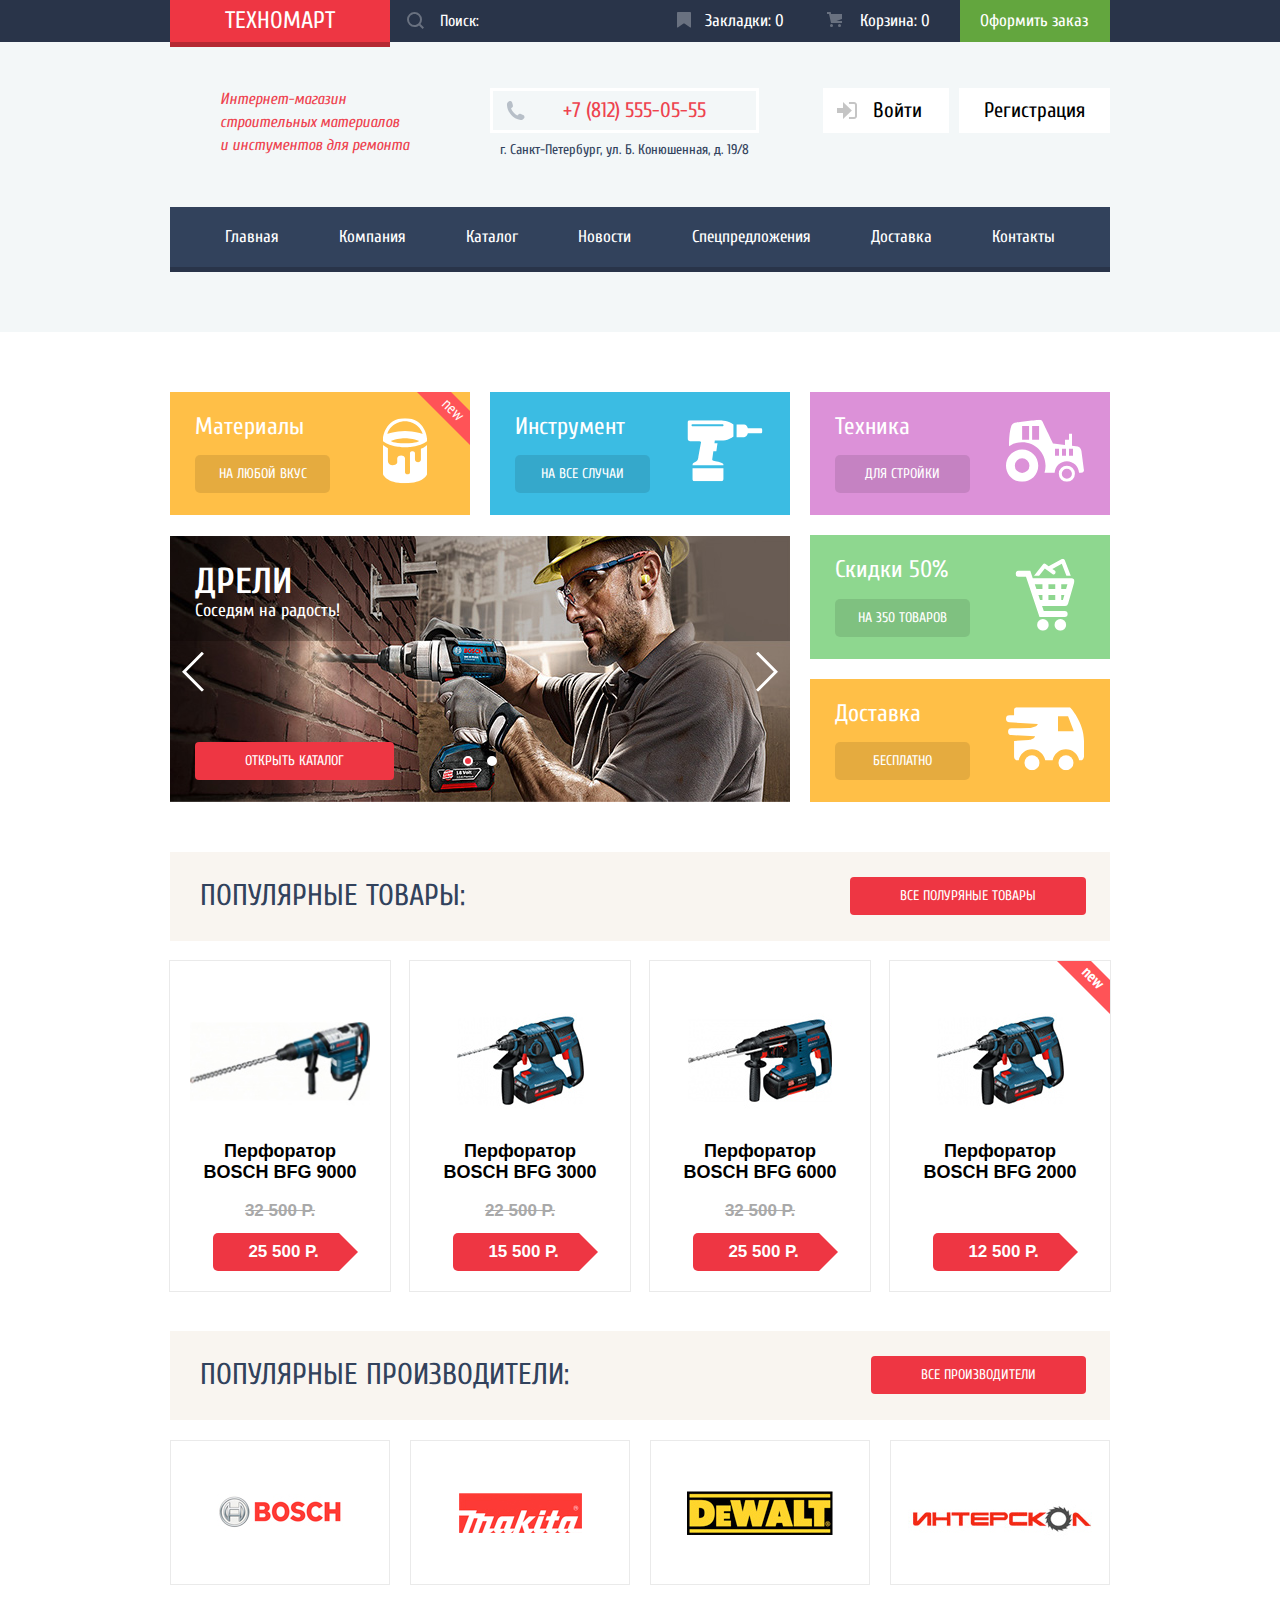
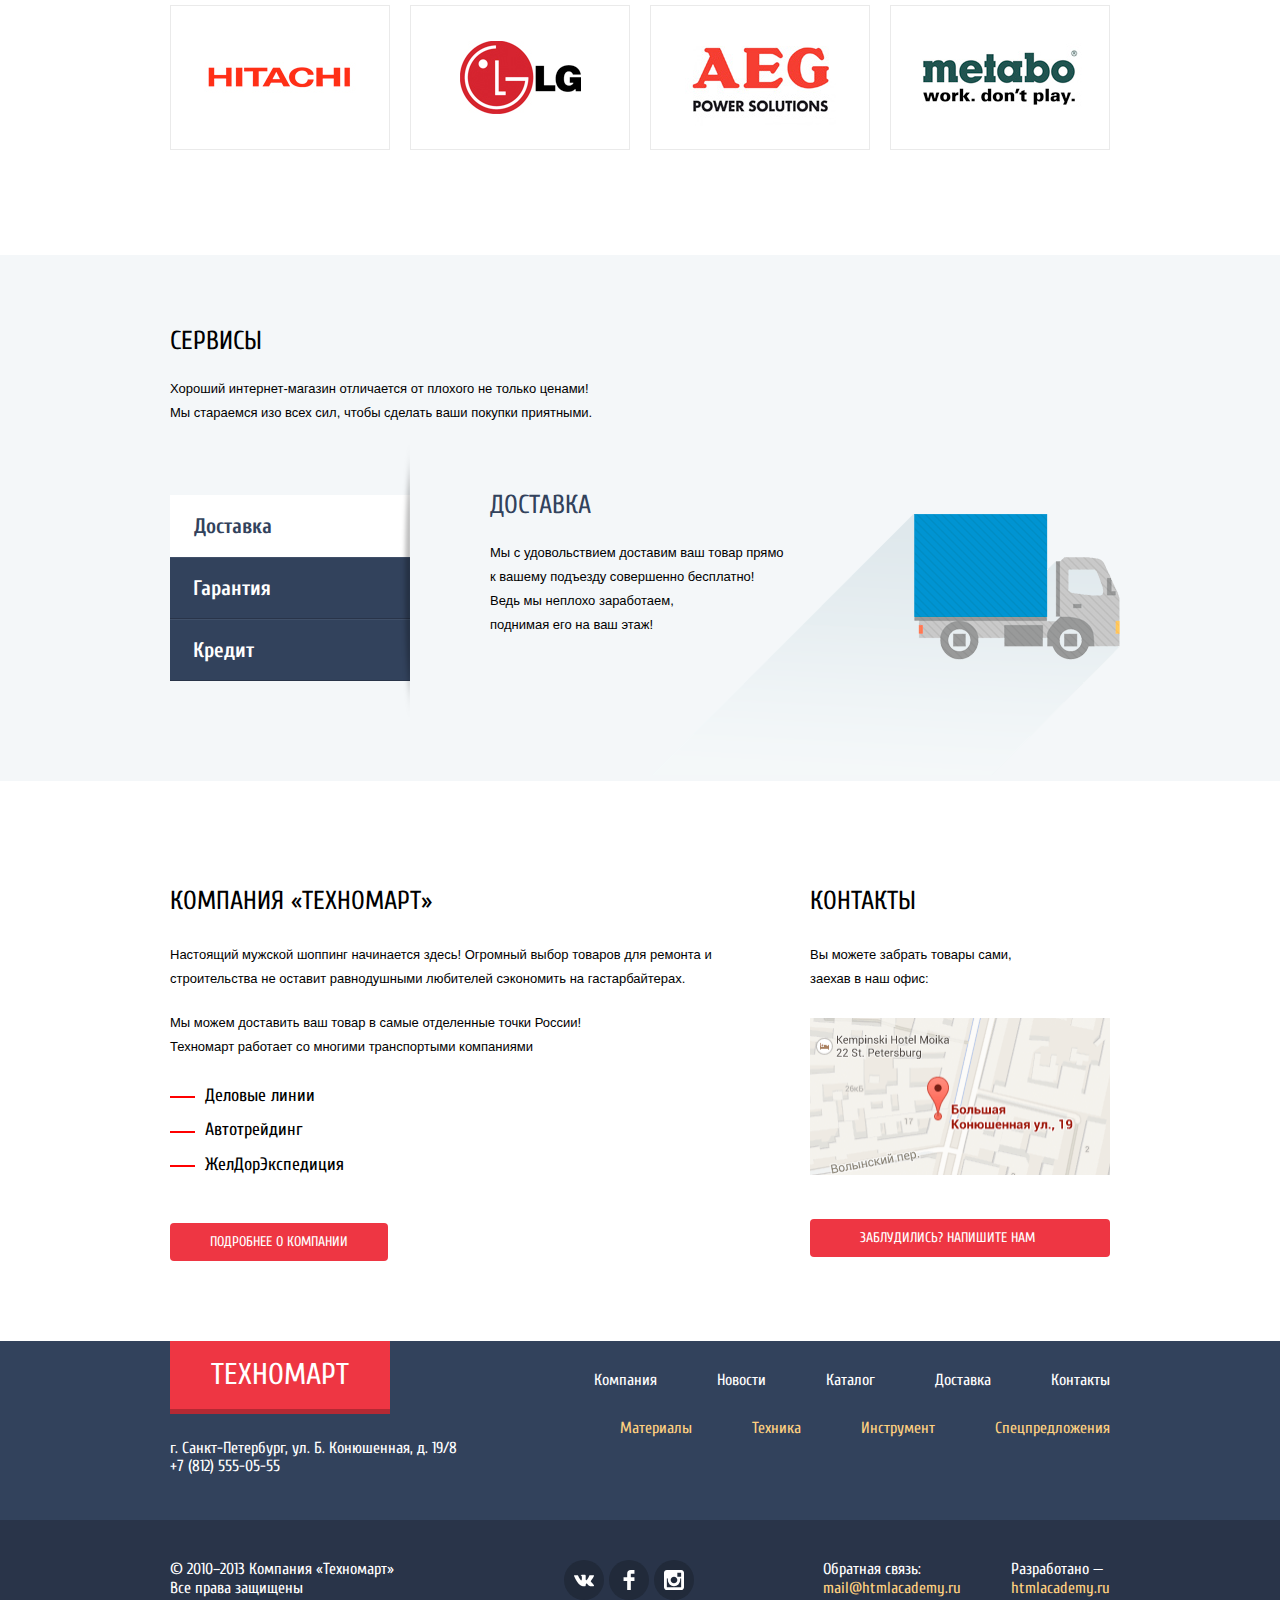
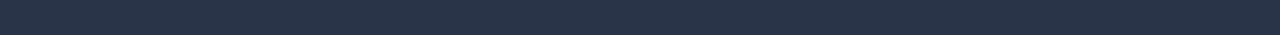
<file: index.html>
<!DOCTYPE html>
<html>
	<head>
		<meta charset="utf-8">
		<title>Главная | Техномарт</title>
		<link rel="apple-touch-icon" sizes="180x180" href="/apple-icon-180x180.png">
		<link rel="icon" type="image/png" sizes="32x32" href="/favicon-32x32.png">
		<link rel="icon" type="image/png" sizes="16x16" href="/favicon-16x16.png">
		<link href="https://fonts.googleapis.com/css?family=Cuprum:400,400i,700,700i|PT+Sans+Narrow:400,700&amp;subset=cyrillic" rel="stylesheet">
		<link rel="stylesheet" href="css/normalize.css">
		<link rel="stylesheet" href="libs/owlcarousel/assets/owl.theme.default.css">
		<link rel="stylesheet" href="libs/owlcarousel/assets/owl.carousel.css">
		<link rel="stylesheet" href="css/style.css">
	</head>
	<body>
		<header class="main-header">
			<div class="header-top">
				<div class="container">
					<div class="logo">
						<a href="/" title="Техномарт" class="logo-bottom">
							Техномарт
						</a>
					</div>
					<div class="main-search">
						<form class="form-search" method="get">
							<input type="search" name="search" placeholder="Поиск:" class="form-search__input">
							<button class="form-search__btn">
								<svg class="icon-search" xmlns="http://www.w3.org/2000/svg" width="17" height="17" viewBox="0 0 17 17"><path d="M17 15.586l-3.542-3.542A7.465 7.465 0 0 0 15 7.5 7.5 7.5 0 1 0 7.5 15c1.71 0 3.282-.579 4.544-1.542L15.586 17 17 15.586zM2 7.5C2 4.467 4.467 2 7.5 2 10.532 2 13 4.467 13 7.5c0 3.032-2.468 5.5-5.5 5.5A5.506 5.506 0 0 1 2 7.5z"/></svg>
							</button>
						</form>
					</div>
					<ul class="top-menu">
						<li class="top-btn">
							<a href="#" title="Закладки">
								<svg class="top-menu__icons icon-bookmark" xmlns="http://www.w3.org/2000/svg" width="14" height="16" viewBox="0 0 14 16"><path d="M14 15c0 .55-.368.741-.818.426l-5.363-3.765c-.45-.315-1.187-.315-1.637 0L.818 15.426C.368 15.741 0 15.55 0 15V1c0-.55.45-1 1-1h12c.55 0 1 .45 1 1v14z"/></svg>
								<span>Закладки: 0</span>
							</a>
						</li>
						<li class="top-btn">
							<a href="#" title="Корзина">
								<svg class="top-menu__icons icon-cart" xmlns="http://www.w3.org/2000/svg" width="15" height="15" viewBox="0 0 15 15"><circle cx="4.5" cy="13.5" r="1.5"/><circle cx="12.5" cy="13.5" r="1.5"/><path d="M15 2H4.07l-.422-2H0v2h2.031l1.985 9H15V9H9.441L15 6.951z"/></svg>
								<span>Корзина: 0</span>
							</a>
						</li>
						<li class="top-btn green">
							<a href="#">Оформить заказ</a>
						</li>
					</ul>
				</div>
			</div>
			<div class="header-bottom">
				<div class="container">
					<div class="users-wrap">
						<div class="title-text">
							<span>
								<em>Интернет-магазин <br>
								строительных материалов <br>
								и инстументов для ремонта</em>
							</span>
						</div>
						<div class="title-contacts">
							<div class="title-number">
								<a href="tel:+74955550555">
									<svg class="icon-phone" xmlns="http://www.w3.org/2000/svg" width="19" height="19" viewBox="0 0 19 19"><path fill="#B7BFC8" d="M15.572 18.985h-.941c-4.129-.488-7.157-2.408-9.359-4.864C3.062 11.66 1.318 8.492.978 4.228V3.084c.078-.774.459-1.304.898-1.757C2.425.766 3.25.044 4.002.019c.554-.018 1.5.38 1.879.899.329.446.504 1.339.656 2.003.154.671.505 1.643.408 2.289-.148 1.007-1.487 1.434-1.879 2.166 1.307 3.135 3.443 5.439 6.293 7.031.715-.392 1.346-1.572 2.332-1.595.359-.009.818.178 1.184.286.402.121.75.275 1.104.408.596.224 1.648.521 2.004 1.021.365.513.57 1.356.49 1.879-.164 1.041-1.879 2.197-2.901 2.579z"/></svg>
									<span>+7 (812) 555-05-55</span>
								</a>
							</div>
							<span class="title-address">г. Санкт-Петербург, ул. Б. Конюшенная, д. 19/8</span>
						</div>
						<div class="user-block">
								<a href="#" class="login">
									<svg class="icon-login" xmlns="http://www.w3.org/2000/svg" width="20" height="17" viewBox="0 0 20 17"><path fill="#c5c5c5" d="M14.875 8.5L6 0v6H0v5h6v6z"/><path fill="#c5c5c5" d="M16.986 15.01h-5.027V17h5.027c2.178 0 3.004-1.81 3.029-3.026V3.028C19.99 1.811 19.164 0 16.986 0h-5.027v1.99h5.027c.839 0 .992.681 1.01 1.057v10.904c-.017.376-.171 1.059-1.01 1.059z"/></svg>
									<span>Войти</span>
								</a>
								<a href="#" class="registration">Регистрация</a>
						</div>
					</div>
					<nav>
						<ul class="nav-menu">
							<li>
								<a active>
								<span>Главная</span>
								</a>
							</li>
							<li>
								<a href="#">
								<span>Компания</span>
								</a>
							</li>
							<li>
								<a href="/catalog.html">
								<span>Каталог</span>
								</a>
							</li>
							<li>
								<a href="#">
								<span>Новости</span>
								</a>
							</li>
							<li>
								<a href="#">
								<span>Спецпредложения</span>
								</a>
							</li>
							<li>
								<a href="#">
								<span>Доставка</span>
								</a>
							</li>
							<li>
								<a href="#">
								<span>Контакты</span>
								</a>
							</li>
						</ul>
					</nav>
				</div>
			</div>
		</header>
		<div class="main-content">
			<div class="container">
				<section class="promo-items col-1">
					<div class="promo-items-wrap">
						<div class="promo-item promo-stock">
							<span class="promo-item__promo-title">Материалы</span>
							<a href="#">на любой вкус</a>
							<span class="promo-item__promo-icon">
								<svg xmlns="http://www.w3.org/2000/svg" width="44" height="65" viewBox="0 0 44 65"><g fill="#FFF"><path d="M37.91 30.438v10.869s.105 2.735-2.825 2.735c-3.069 0-3.125-2.735-3.125-2.735v-6.416c0-.24-.336-1.909-2.319-1.909-2.625 0-2.67 1.877-2.67 1.877V54.08s.029 1.863-2.464 1.863C22 55.943 22 53.96 22 53.96V40.016s0-2.945-3.805-2.945c-4.054 0-3.967 3.125-3.967 3.125v3.728s-.121 2.945-4.688 2.945-4.628-4.509-4.628-4.509V29.938C3.168 28.976 0 26.671 0 26.671v29.332S2.988 65 22 65s22-8.695 22-8.695V26.671c-2.938 2.829-6.09 3.767-6.09 3.767z"/><path d="M22 0C1.688 0 0 19.875 0 19.875v3.062C8.438 29.188 22 29 22 29s13.562.188 22-6.062v-3.062C44 19.875 42.312 0 22 0zm0 25c-11.75 0-14.312-2.375-14.312-2.375C13.938 19.75 22 19.875 22 19.875s8.062-.125 14.312 2.75c0 0-2.562 2.375-14.312 2.375zm0-12.375c-9.562 0-17.688 2.938-17.688 2.938C8.875 2.625 22 3.062 22 3.062s13.125-.438 17.688 12.5c0 0-8.126-2.937-17.688-2.937z"/></g></svg></span>
						</div>
						<div class="promo-item blue">
							<span class="promo-item__promo-title">Инструмент</span>
							<a href="#">на все случаи</a>
							<span class="promo-item__promo-icon">
								<svg xmlns="http://www.w3.org/2000/svg" width="75" height="61" viewBox="0 0 75 61"><g fill="#FFF"><path d="M5.039 58.949S5.039 61 6.907 61h27.02s2.001-.184 2.001-1.984V47.942H5.039v11.007zM73.875 8.016H60.387c-.621-2.287-2.071-3.891-3.762-3.891h-7.542v12.75h7.542c1.69 0 3.141-1.604 3.762-3.891h13.488c.575 0 1.042-1.112 1.042-2.484s-.467-2.484-1.042-2.484zM2.103 0C.167 0 0 2.041 0 2.041v15.812c0 2.936 2.903 3.002 2.903 3.002h9.007c1.935 0 1.601 1.334 1.601 1.334s-2.469 13.01-2.735 15.211c-.267 2.203-1.868 3.604-1.868 3.604s-2.135 1.201-3.002 1.668-.867 2.201-.867 2.201h30.889v-.734c0-1.467-6.472-3.135-9.073-3.402-2.602-.266-2.068-2.002-2.068-2.002l1.067-7.805h3.002l1.134-7.873h-3.002l.331-2.737 8.609-.131c5.805-.601 10.008-4.07 10.008-4.07V4.109C41.333.84 33.993 0 33.993 0H2.103zM36 4.938v.031c0 .55-.45 1-1 1H5.031c-.55 0-1-.45-1-1v-.031c0-.55.45-1 1-1H35c.55 0 1 .45 1 1z"/></g></svg>
							</span>
						</div>
					</div>
					<div class="slider">
						<div class="owl-carousel owl-theme">
						  <div class="slide-item">
						  	<img class="image1" src="img/bosch-img.jpg">
						  	<span class="slider-future-title">Дрели</span>
							<span class="slider-future-text">Соседям на радость!</span>
						  </div>
						  <div class="slide-item">
						  	<img class="image1" src="img/bosch-top2-img.jpg">
						  	<span class="slider-future-title">Перфораторы</span>
							<span class="slider-future-text">Настоящие мужские игрушки</span></div>
						</div>
						<div class="slider-future">
							
						</div>
						<a class="red-btn slider-btn" href="#">открыть каталог</a>
					</div>
				</section>
				<section class="promo-items col-2">
					<div class="promo-item pink">
						<span class="promo-item__promo-title">Техника</span>
						<a href="#">для стройки</a>
						<span class="promo-item__promo-icon">
							<svg xmlns="http://www.w3.org/2000/svg" width="78" height="62" viewBox="0 0 78 62"><g fill="#FFF"><path d="M16.125 29.749C7.22 29.749 0 36.968 0 45.875 0 54.78 7.22 62 16.125 62S32.25 54.78 32.25 45.875c.001-8.907-7.219-16.126-16.125-16.126zm0 23.433a7.306 7.306 0 0 1-7.307-7.307 7.307 7.307 0 1 1 14.614 0 7.306 7.306 0 0 1-7.307 7.307zM60.854 45.874a8.062 8.062 0 0 0-8.062 8.062 8.062 8.062 0 1 0 16.124 0 8.06 8.06 0 0 0-8.062-8.062zm0 13.126a5.063 5.063 0 1 1 .002-10.126A5.063 5.063 0 0 1 60.854 59z"/><path d="M77.898 49.727s-2.023-15.102-2.461-18.414c-.547-4.141-3.625-4.688-3.625-4.688L66 25.946V14h-3v5.833h-4v5.295L47.188 23.75S37.438 3.688 36.626 1.875 33.5 0 33.5 0 11.125 2.375 8.75 3 5.312 6.167 5.312 6.167c-2.308 6.37-2.311 17.296-2.266 20.255a23.328 23.328 0 0 1 13.079-3.986c12.944 0 23.438 10.493 23.438 23.439 0 2.438-.373 4.789-1.064 7h10.164c.39-6.402 5.69-11.479 12.191-11.479s11.802 5.077 12.191 11.479H75c3.641 0 2.898-3.148 2.898-3.148zM23.083 19.833h-6.958V6.167h6.958v13.666zm10 0h-6.958V6.167h6.958v13.666zM53.016 36H49v-7h4.016v7zm7 0H56v-7h4.016v7zm7 0H63v-7h4.016v7z"/></g></svg>
						</span>
					</div>
					<div class="promo-item green">
						<span class="promo-item__promo-title">Скидки 50%</span>
						<a href="#">на 350 товаров</a>
						<span class="promo-item__promo-icon">
							<svg xmlns="http://www.w3.org/2000/svg" width="59" height="72" viewBox="0 0 59 72"><g fill="#FFF"><path d="M58.34 20.545a2.997 2.997 0 0 0-2.396-1.195h-38.67l-2.475-7.385H3.058a3 3 0 1 0 0 6h7.424l13.5 40.285h25.159a3 3 0 1 0 0-6H28.299l-1.726-5.149h23.12a3.001 3.001 0 0 0 2.884-2.172l6.25-21.75a3.005 3.005 0 0 0-.487-2.634zm-7.781 9.681h-4.81V25.35h6.211l-1.401 4.876zm-17.617 0V25.35h6.807v4.875h-6.807zm6.807 6v4.875h-6.807v-4.875h6.807zM26.942 25.35v4.875h-6.023l-1.634-4.875h7.657zm-4.013 10.876h4.013v4.875h-2.379l-1.634-4.875zm22.82 4.875v-4.875h3.086l-1.401 4.875h-1.685z"/><circle cx="27.406" cy="66.094" r="5.781"/><circle cx="44.844" cy="66.094" r="5.781"/><path d="M29.335 9.699l7.547 5.492a1.986 1.986 0 0 0 2.818-.494c.646-.936.43-2.232-.48-2.895l-2.373-1.726 9.436-5.09L50.911 17h4.347L49.214 1.309A2.051 2.051 0 0 0 48.037.126a1.97 1.97 0 0 0-1.643.109L33.146 7.382l-3.022-2.199a1.986 1.986 0 0 0-2.742.39l-8.481 10.798a2.176 2.176 0 0 0-.405.628h5.106l5.733-7.3z"/></g></svg>
						</span>
					</div>
					<div class="promo-item orange">
						<span class="promo-item__promo-title">Доставка</span>
						<a href="#">бесплатно</a>
						<span class="promo-item__promo-icon">
							<svg xmlns="http://www.w3.org/2000/svg" xmlns:xlink="http://www.w3.org/1999/xlink" width="78" height="63" viewBox="0 0 78 63"><g fill="#FFF"><circle cx="25.983" cy="55.5" r="7.5"/><circle cx="59.982" cy="55.5" r="7.5"/><path d="M64 0H11.062c-3.188 0-3 3.125-3 3.125V8H3.469a3.469 3.469 0 1 0 0 6.938l28.085 1.84.196.043c-.761 3.197-8.938 3.805-8.938 3.805l-8.31.428H5.446a3.375 3.375 0 1 0 0 6.75l23.656 1.254c-.807 3.153-6.29 3.756-6.29 3.756l-14.751.76v15.615c0 3.188 2.564 3.812 2.564 3.812h2.099c1.173-6.261 6.659-11 13.259-11s12.085 4.739 13.259 11h7.404c1.174-6.261 6.66-11 13.26-11 6.601 0 12.086 4.739 13.26 11h1.709C77.812 53 78 48.938 78 48.938v-15.25C78 14.812 64 0 64 0zM52 23.938v-15h10.062l5.75 15H52z"/></g></svg>
						</span>
					</div>
				</section> 
			</div>
			<div class="container">
				<section class="populars">
					<span>Популярные товары:</span>
					<a class="red-btn" href="#">все полуряные товары</a>
				</section>
				<section class="popular-items">
					<article class="item">
						<div class="item__top">
							<figure class="item__figure">
								<img class="item__img" src="img/snippet-32961 copy 3.jpg" alt="Перфоратор BOSCH BFG 9000">
							</figure>
							<div class="item__buttons">
								<button class="item__in-cart">
									<svg version="1.1" id="Layer_1" xmlns="http://www.w3.org/2000/svg" xmlns:xlink="http://www.w3.org/1999/xlink" x="0px" y="0px" width="15px" height="15px" viewBox="0 0 15 15" enable-background="new 0 0 15 15" xml:space="preserve"><g>
									<circle cx="4.5" cy="13.5" r="1.5"/>
									<circle cx="12.5" cy="13.5" r="1.5"/>
									<polygon points="15,2 4.07,2 3.648,0 0,0 0,2 2.031,2 4.016,11 15,11 15,9 9.441,9 15,6.951 	"/>
									</g>
									</svg>
									<span>купить</span>
								</button>
								<button class="item__in-bookmarks">в закладки</button>
							</div>
						</div>
						<div class="item__bottom">
							<a href="#item" class="item__link">Перфоратор BOSCH BFG 9000</a>
							<span class="old-price">32 500 Р.</span>
							<span class="price-block">
							<span class="price">25 500 Р.</span>
							<span class="triangle"></span>
						</span>
						</div>
					</article>
					<article class="item">
						<div class="item__top">
							<figure class="item__figure">
								<img class="item__img" src="img/snippet-18927 copy 3.jpg" alt="Перфоратор BOSCH BFG 3000">
							</figure>
							<div class="item__buttons">
								<button class="item__in-cart">
									<svg version="1.1" id="Layer_1" xmlns="http://www.w3.org/2000/svg" xmlns:xlink="http://www.w3.org/1999/xlink" x="0px" y="0px" width="15px" height="15px" viewBox="0 0 15 15" enable-background="new 0 0 15 15" xml:space="preserve"><g>
									<circle cx="4.5" cy="13.5" r="1.5"/>
									<circle cx="12.5" cy="13.5" r="1.5"/>
									<polygon points="15,2 4.07,2 3.648,0 0,0 0,2 2.031,2 4.016,11 15,11 15,9 9.441,9 15,6.951 	"/>
									</g>
									</svg>
									<span>купить</span>
								</button>
								<button class="item__in-bookmarks">в закладки</button>
							</div>
						</div>
						<div class="item__bottom">
							<a href="#item" class="item__link">Перфоратор BOSCH BFG 3000</a>
							<span class="old-price">22 500 Р.</span>
							<span class="price-block">
							<span class="price">15 500 Р.</span>
							<span class="triangle"></span>
						</span>
						</div>
					</article>
					<article class="item">
						<div class="item__top">
							<figure class="item__figure">
								<img class="item__img" src="img/snippet-945 copy 2.jpg" alt="Перфоратор BOSCH BFG 6000">
							</figure>
							<div class="item__buttons">
								<button class="item__in-cart">
									<svg version="1.1" id="Layer_1" xmlns="http://www.w3.org/2000/svg" xmlns:xlink="http://www.w3.org/1999/xlink" x="0px" y="0px" width="15px" height="15px" viewBox="0 0 15 15" enable-background="new 0 0 15 15" xml:space="preserve"><g>
									<circle cx="4.5" cy="13.5" r="1.5"/>
									<circle cx="12.5" cy="13.5" r="1.5"/>
									<polygon points="15,2 4.07,2 3.648,0 0,0 0,2 2.031,2 4.016,11 15,11 15,9 9.441,9 15,6.951 	"/>
									</g>
									</svg>
									<span>купить</span>
								</button>
								<button class="item__in-bookmarks">в закладки</button>
							</div>
						</div>
						<div class="item__bottom">
							<a href="#item" class="item__link">Перфоратор BOSCH BFG 6000</a>
							<span class="old-price">32 500 Р.</span>
							<span class="price-block">
							<span class="price">25 500 Р.</span>
							<span class="triangle"></span>
						</span>
						</div>
					</article>
					<article class="item promo-stock">
						<div class="item__top">
							<figure class="item__figure">
								<img class="item__img" src="img/snippet-18927 copy 2.jpg" alt="Перфоратор BOSCH BFG 2000">
							</figure>
							<div class="item__buttons">
								<button class="item__in-cart">
									<svg version="1.1" id="Layer_1" xmlns="http://www.w3.org/2000/svg" xmlns:xlink="http://www.w3.org/1999/xlink" x="0px" y="0px" width="15px" height="15px" viewBox="0 0 15 15" enable-background="new 0 0 15 15" xml:space="preserve"><g>
									<circle cx="4.5" cy="13.5" r="1.5"/>
									<circle cx="12.5" cy="13.5" r="1.5"/>
									<polygon points="15,2 4.07,2 3.648,0 0,0 0,2 2.031,2 4.016,11 15,11 15,9 9.441,9 15,6.951 	"/>
									</g>
									</svg>
									<span>купить</span>
								</button>
								<button class="item__in-bookmarks">в закладки</button>
							</div>
						</div>
						<div class="item__bottom">
							<a href="#item" class="item__link">Перфоратор BOSCH BFG 2000</a>
							<!--<span class="old-price">32 500 Р.</span>-->
							<span class="price-block">
							<span class="price">12 500 Р.</span>
							<span class="triangle"></span>
						</span>
						</div>
					</article>
				</section>
				<section class="populars">
					<span>Популярные производители:</span>
					<a class="red-btn" href="#">все производители</a>
				</section>
				<section class="pop-manufacturers">
					<a href="#" class="pop-manufacturer">
					<img src="img/bosch.jpg" alt="bosch">
					</a>
					<a href="#" class="pop-manufacturer">
					<img src="img/Makita.jpg" alt="makita">
					</a>
					<a href="#" class="pop-manufacturer">
					<img src="img/DeWALT.jpg" alt="dewalt">
					</a>
					<a href="#" class="pop-manufacturer">
					<img src="img/Интерскол.jpg" alt="интерскол">
					</a>
					<a href="#" class="pop-manufacturer">
					<img src="img/Hitachi.jpg" alt="hitachi">
					</a>
					<a href="#" class="pop-manufacturer">
					<img src="img/LG.jpg" alt="lg">
					</a>
					<a href="#" class="pop-manufacturer">
					<img src="img/AEG.jpg" alt="aeg">
					</a>
					<a href="#" class="pop-manufacturer">
					<img src="img/Metabo.jpg" alt="metabo">
					</a>
				</section>
			</div>
		</div>
		<div class="main-services">
			<div class="container wrap-services">
				<section class="services">
					<h3 class="title-services">Сервисы</h3>
					<p class="services-promo-description">Хороший интернет-магазин отличается от плохого не только ценами!<br>
					Мы стараемся изо всех сил, чтобы сделать ваши покупки приятными.</p>
				</section>
				<section class="tabs">
					<section class="tabs__nav">
						<ul>
							<li class="tabs__nav-item">
								<a class="tabs__nav-link tabs__nav-link--active" href="#delivery">Доставка</a>
							</li>
							<li class="tabs__nav-item">
								<a class="tabs__nav-link" href="#warranty">Гарантия</a>
							</li>
							<li class="tabs__nav-item">
								<a class="tabs__nav-link" href="#credit">Кредит</a>
							</li>
						</ul>
					</section>
					<section class="tabs__body">
						<div class="tabs__item tabs__item--active" id="delivery">
							<div class="delivery-service">
								<h3 class="item-service__title">Доставка</h3>
								<p class="item-description">Мы с удовольствием доставим ваш товар прямо<br> к вашему подъезду совершенно бесплатно!<br>
								Ведь мы неплохо заработаем, <br>поднимая его на ваш этаж!</p>
							</div>
							<figure class="image-services">
								<img src="img/car.png" alt="Доставка">
							</figure>
						</div>
						<div class="tabs__item" id="warranty">
							<div class="delivery-service">
								<h3 class="item-service__title">Гарантия</h3>
								<p class="item-description">Если купленный у нас товар поломается или заискрит, <br>
								а также в случае пожара, спровоцированного его возгаранием, <br>
								вы всегда можете быть уверены в нашей гарантии. Мы обменяем <br>
								сгоревший товар на новый.<br>
								Дом уж восстановите как-нибудь сами.
								</p>
							</div>
							<figure class="image-services">
								<img src="img/garant.png" alt="Доставка">
							</figure>
						</div>
						<div class="tabs__item" id="credit">
							<div class="delivery-service">
								<h3 class="item-service__title">Кредит</h3>
								<p class="item-description">
									Залезть в долговую яму стало проще!<br>
									Кредитные консульт
								</p>
								<a class="red-btn credit-request" href="#">Отправить заявку</a>
							</div>
							<figure class="image-services">
								<img src="img/credit.png" alt="Доставка">
							</figure>
						</div>
					</section>
				</section>
			</div>
		</div>
		<div class="main-about">
			<div class="container">
				<section class="main-about-left">
					<h3 class="title-company">КОМПАНИЯ «Техномарт»</h3>
					<p>Настоящий мужской шоппинг начинается здесь! Огромный выбор товаров для ремонта и строительства не оставит равнодушными любителей сэкономить на гастарбайтерах.</p>
					<p>Мы можем доставить ваш товар в самые отделенные точки России!<br>
					Техномарт работает со многими транспортыми компаниями</p>
					<ul>
						<li>Деловые линии</li>
						<li>Автотрейдинг</li>
						<li>ЖелДорЭкспедиция</li>
					</ul>
					<a class="more-about red-btn" href="#">Подробнее о компании</a>
				</section>
				<section class="main-about-right">
					<h3 class="company-contacts">Контакты</h3>
					<p>Вы можете забрать товары сами,<br>
					 заехав в наш офис:</p>
					<a class="main-about-right__link-map" href="#">
						<img src="img/contacts-map.png" height="157" width="300">
					</a>
					<a href="#write-us" class="red-btn contact-us-btn">Заблудились? Напишите нам</a>
				</section>
			</div>
		</div>
		<footer>
			<div class="first-footer">
				<div class="container">
					<section class="foot-contacts">
						 <div class="logo">
							<a href="/" title="Техномарт" class="logo-bottom">
								<span>ТЕХНОМАРТ</span>
							</a>
						</div>
						<p>г. Санкт-Петербург, ул. Б. Конюшенная, д. 19/8<br> +7 (812) 555-05-55</p>
					</section>
					<section class="footer-navigation">
						<ul class="foot-nav-menu">
							<li><a href="#" class="foot-nav-menu__link">Компания</a></li>
							<li><a href="" class="foot-nav-menu__link">Новости</a></li>
							<li><a href="#" class="foot-nav-menu__link">Каталог</a></li>
							<li><a href="#" class="foot-nav-menu__link">Доставка</a></li>
							<li><a href="#" class="foot-nav-menu__link">Контакты</a></li>
						</ul>
						<ul class="foot-nav-catalog">
							<li><a href="#" class="foot-nav-catalog__link">Материалы</a></li>
							<li><a href="#"class="foot-nav-catalog__link">Техника</a></li>
							<li><a href="#" class="foot-nav-catalog__link">Инструмент</a></li>
							<li><a href="#" class="foot-nav-catalog__link">Спецпредложения</a></li>
						</ul>
					</section>
				</div>
			</div>
			<div class="second-footer">
				<div class="container">
					<section class="second-footer__company">
						© 2010–2013 Компания «Техномарт»<br>
						Все права защищены
					</section>
					<section class="social">
						<div class="social__item">
							<a href="#" class="social__item-link">
								<svg xmlns="http://www.w3.org/2000/svg" width="26" height="15" viewBox="0 0 26 15"><path fill="#FFF" d="M16.138 11.51c.956-.309 2.18 2.04 3.483 2.939.978.681 1.727.534 1.727.534l3.473-.05s1.815-.112.957-1.554c-.071-.12-.503-1.069-2.585-3.022-2.177-2.043-1.882-1.712.739-5.244 1.597-2.153 2.236-3.468 2.036-4.028-.192-.539-1.365-.399-1.365-.399L20.69.713c-.381.001-.704.119-.851.515-.003.004-.621 1.666-1.445 3.079-1.741 2.989-2.436 3.148-2.724 2.961-.661-.433-.494-1.737-.494-2.664 0-2.897.432-4.105-.846-4.417-.427-.104-.739-.172-1.828-.182-1.392-.021-2.574 0-3.244.329-.445.223-.786.712-.579.74.26.035.843.16 1.155.586.401.552.389 1.789.389 1.789s.229 3.411-.54 3.834c-.528.29-1.25-.302-2.803-3.016-.793-1.388-1.392-2.922-1.392-2.922s-.116-.285-.326-.441c-.25-.185-.6-.244-.6-.244L.848.684S.29.7.085.946c-.182.218-.015.668-.015.668s2.909 6.881 6.203 10.347c3.02 3.182 6.452 2.971 6.452 2.971h1.555s.469-.054.709-.312c.224-.24.214-.691.214-.691s-.031-2.109.935-2.419z"/>
								</svg>
							</a>
						</div>
						<div class="social__item">
							<a href="#" class="social__item-link">
								<svg xmlns="http://www.w3.org/2000/svg" width="12" height="22" viewBox="0 0 12 22"><path fill="#FFF" d="M12 4V0H8a4 4 0 0 0-4 4v4H0v4h4v10h4V12h4V8H8V4h4z"/></svg>
							</a>
						</div>
						<div class="social__item">
							<a href="#" class="social__item-link">
								<svg xmlns="http://www.w3.org/2000/svg" width="21" height="21" viewBox="0 0 21 21"><path fill="#FFF" d="M18 0H3C1.35 0 0 1.35 0 3v15c0 1.65 1.35 3 3 3h15c1.65 0 3-1.35 3-3V3c0-1.65-1.35-3-3-3zm-7.5 7c1.93 0 3.5 1.57 3.5 3.5S12.43 14 10.5 14 7 12.43 7 10.5 8.57 7 10.5 7zM18 18H3V9h1.181A6.504 6.504 0 0 0 4 10.5a6.5 6.5 0 1 0 13 0 6.45 6.45 0 0 0-.181-1.5H18v9zm0-11h-4V3h4v4z"/></svg>
							</a>
						</div>
					</section>
					<section class="copyright">
						<div class="feedback">
							Обратная связь:<br>
							<a href="mailto:info@technomart.ru">mail@htmlacademy.ru</a>
						</div>
						<div class="design">
							Разработано —<br>
							<a href="https://htmlacademy.ru/intensive/htmlcss" rel="nofollow">htmlacademy.ru</a>
						</div>
					</section>
				</div>
			</div>
		</footer>
		<section class="write-us modal">
			<form method="post" class="write-us__form">
				<div class="write-us__form-inner">
					<label for="name" class="write-us__name">Ваше имя:<br>
					<input type="text" id="name" placeholder="Представьтесь, пожалуйста" name="Name">
					</label>
					<label for="email" class="write-us__email">Ваш e-mail:<br>
					<input id="email" type="mail" placeholder="Для отправки ответа" name="Mail">
					</label>
					<label for="text" class="write-us__text">Текст письма:<br>
					<textarea id="text" placeholder="В свободной форме" name="text"></textarea>
					</label>
				</div>
				<div class="write-us__btn-inner">
					<button class="red-btn whrite-us__btn">Отправить</button>
				</div>
			</form>
			<span class="modal-close"></span>
		</section>
		<section class="map-popup modal">
			<iframe src="https://www.google.com/maps/embed?pb=!1m18!1m12!1m3!1d1998.6190246098042!2d30.320004122505992!3d59.93846365829085!2m3!1f0!2f0!3f0!3m2!1i1024!2i768!4f13.1!3m3!1m2!1s0x4696310fca5ba729%3A0xea9c53d4493c879f!2z0JHQvtC70YzRiNCw0Y8g0JrQvtC90Y7RiNC10L3QvdCw0Y8g0YPQuy4sIDE5LCDQodCw0L3QutGCLdCf0LXRgtC10YDQsdGD0YDQsywg0KDQvtGB0YHQuNGPLCAxOTExODY!5e0!3m2!1sru!2sby!4v1550782059758" width="960" height="450" frameborder="0" style="border:0" allowfullscreen></iframe>
			<span class="modal-close"></span>
		</section>
		<section class="cart-add modal">
			<div class="cart-add__message-inner">
				<img src="img/added-to-cart.jpg" alt="Добавлено в корзину">
				<span class="cart-add__message">
					Товар добавлен в корзину!
				</span>
			</div>
			<div class="cart-add__btn-inner">
				<a href="#cart" class="red-btn cart-add__btn cart-add__btn-checkout">Оформить заказ</a>
				<a href="#continue" class="red-btn cart-add__btn cart-add__btn-continue">Продолжить покупки</a>
			</div>
			<span class="modal-close"></span>
		</section>
	<script src="https://ajax.googleapis.com/ajax/libs/jquery/3.3.1/jquery.min.js"></script>
	<script src="libs/owlcarousel/owl.carousel.min.js"></script>
	<script src="js/main.js"></script>
	</body>
</html>
</file>
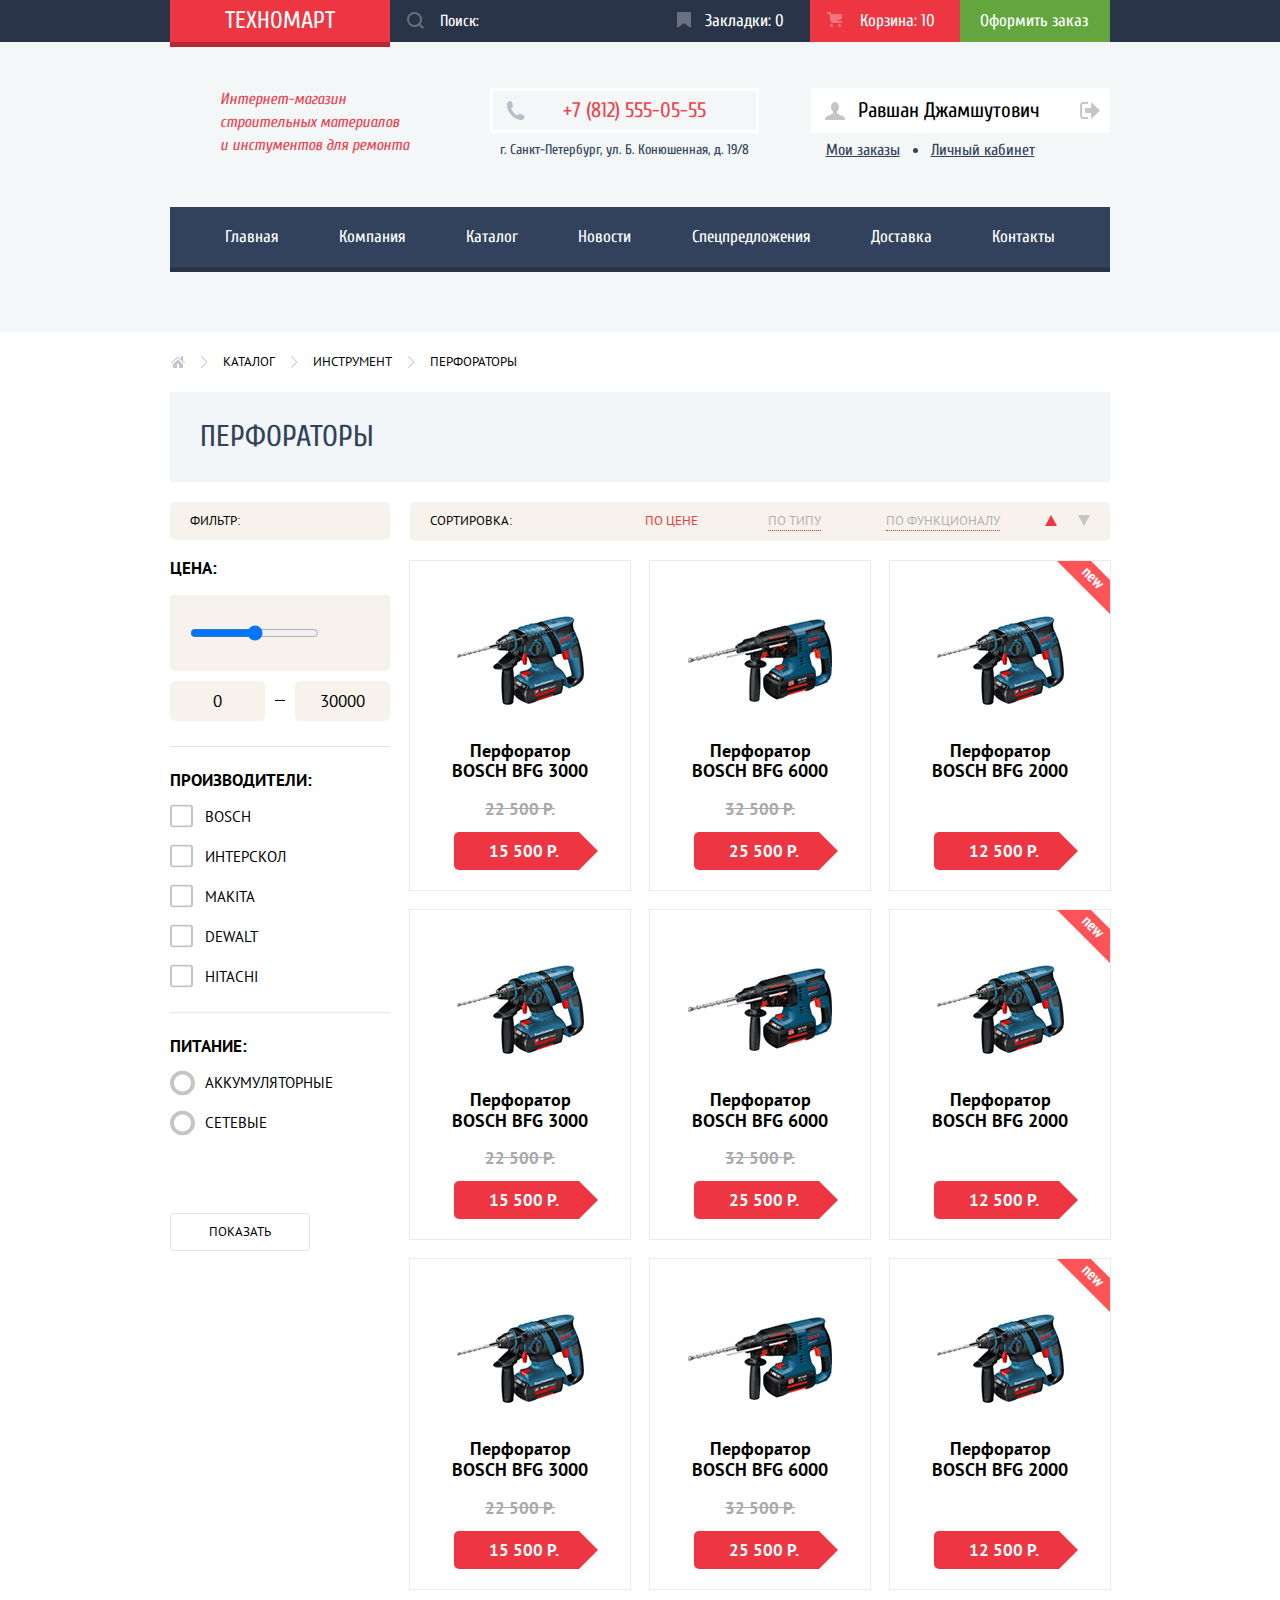
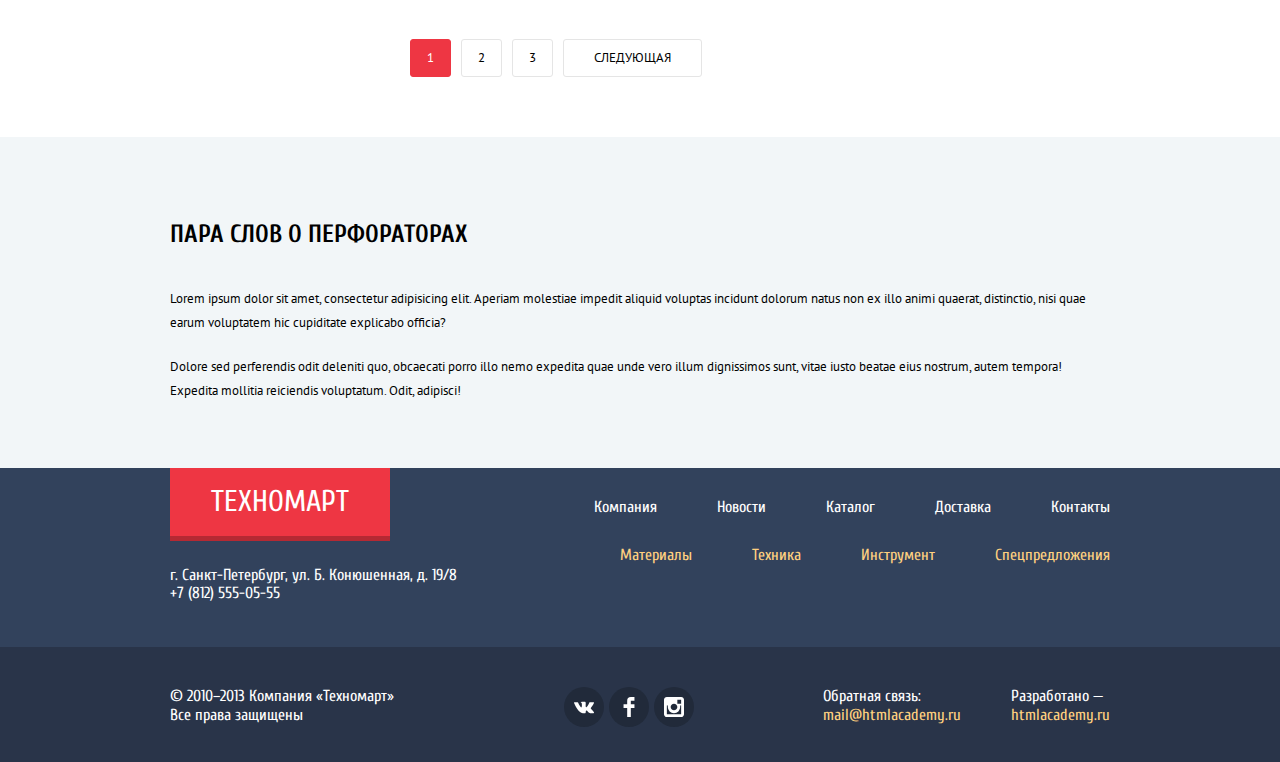
<file: catalog.html>
<html>
<head>
	<meta charset="UTF-8">
	<link rel="apple-touch-icon" sizes="180x180" href="/apple-icon-180x180.png">
	<link rel="icon" type="image/png" sizes="32x32" href="/favicon-32x32.png">
	<link rel="icon" type="image/png" sizes="16x16" href="/favicon-16x16.png">
	<link href="https://fonts.googleapis.com/css?family=Cuprum:400,400i,700,700i|PT+Sans+Narrow|PT+Sans:400,700&amp;subset=cyrillic" rel="stylesheet">
	<link rel="stylesheet" href="css/normalize.css">
	<link rel="stylesheet" href="css/style.css">
	
	<title>Каталог | Техномарт</title>
</head>
<body>
	<header class="main-header">
			<div class="header-top">
				<div class="container">
					<div class="logo">
						<a href="/" title="Техномарт" class="logo-bottom">
							Техномарт
						</a>
					</div>
					<div class="main-search">
						<form class="form-search" method="get">
							<input type="search" name="search" placeholder="Поиск:" class="form-search__input">
							<button class="form-search__btn">
								<svg class="icon-search" xmlns="http://www.w3.org/2000/svg" width="17" height="17" viewBox="0 0 17 17"><path d="M17 15.586l-3.542-3.542A7.465 7.465 0 0 0 15 7.5 7.5 7.5 0 1 0 7.5 15c1.71 0 3.282-.579 4.544-1.542L15.586 17 17 15.586zM2 7.5C2 4.467 4.467 2 7.5 2 10.532 2 13 4.467 13 7.5c0 3.032-2.468 5.5-5.5 5.5A5.506 5.506 0 0 1 2 7.5z"/></svg>
							</button>
						</form>
					</div>
					<ul class="top-menu">
						<li class="top-btn">
							<a href="#" title="Закладки">
								<svg class="top-menu__icons icon-bookmark" xmlns="http://www.w3.org/2000/svg" width="14" height="16" viewBox="0 0 14 16"><path d="M14 15c0 .55-.368.741-.818.426l-5.363-3.765c-.45-.315-1.187-.315-1.637 0L.818 15.426C.368 15.741 0 15.55 0 15V1c0-.55.45-1 1-1h12c.55 0 1 .45 1 1v14z"/></svg>
								<span>Закладки: 0</span>
							</a>
						</li>
						<li class="top-btn">
							<a href="#" title="Корзина" class="cart-full">
								<svg class="top-menu__icons icon-cart" xmlns="http://www.w3.org/2000/svg" width="15" height="15" viewBox="0 0 15 15"><circle cx="4.5" cy="13.5" r="1.5"/><circle cx="12.5" cy="13.5" r="1.5"/><path d="M15 2H4.07l-.422-2H0v2h2.031l1.985 9H15V9H9.441L15 6.951z"/></svg>
								<span>Корзина: 10</span>
							</a>
						</li>
						<li class="top-btn green">
							<a href="#">Оформить заказ</a>
						</li>
					</ul>
				</div>
			</div>
			<div class="header-bottom">
				<div class="container">
					<div class="users-wrap">
						<div class="title-text">
							<span>
								<em>Интернет-магазин <br>
								строительных материалов <br>
								и инстументов для ремонта</em>
							</span>
						</div>
						<div class="title-contacts">
							<div class="title-number">
								<a href="tel:+74955550555">
									<svg class="icon-phone" xmlns="http://www.w3.org/2000/svg" width="19" height="19" viewBox="0 0 19 19"><path fill="#B7BFC8" d="M15.572 18.985h-.941c-4.129-.488-7.157-2.408-9.359-4.864C3.062 11.66 1.318 8.492.978 4.228V3.084c.078-.774.459-1.304.898-1.757C2.425.766 3.25.044 4.002.019c.554-.018 1.5.38 1.879.899.329.446.504 1.339.656 2.003.154.671.505 1.643.408 2.289-.148 1.007-1.487 1.434-1.879 2.166 1.307 3.135 3.443 5.439 6.293 7.031.715-.392 1.346-1.572 2.332-1.595.359-.009.818.178 1.184.286.402.121.75.275 1.104.408.596.224 1.648.521 2.004 1.021.365.513.57 1.356.49 1.879-.164 1.041-1.879 2.197-2.901 2.579z"/></svg>
									<span>+7 (812) 555-05-55</span>
								</a>
							</div>
							<span class="title-address">г. Санкт-Петербург, ул. Б. Конюшенная, д. 19/8</span>
						</div>
						<div class="user-block">
							<a href="#user" class="user-acc">
								<svg class="icon-user" xmlns="http://www.w3.org/2000/svg" width="20" height="18" viewBox="0 0 20 18"><path fill="#c5c5c5" d="M17.881 14.166c-2.144-.735-4.256-1.666-5.207-2.39-.657-.501-.77-1.618-.517-2.415 1.118-.903 1.864-2.477 1.864-4.278C14.021 2.276 12.221 0 10 0S5.979 2.276 5.979 5.083c0 1.801.746 3.374 1.863 4.277.253.798.141 1.915-.517 2.416-.95.724-3.063 1.654-5.207 2.39S0 18 0 18h20s.025-3.099-2.119-3.834z"/></svg>
								<span class="user-name">Равшан Джамшутович</span>
							</a>
							<a href="#exit" class="user-logout">
								<svg xmlns="http://www.w3.org/2000/svg" width="21" height="17" viewBox="0 0 21 17"><g fill="#c5c5c5"><path fill="#c5c5c5" d="M21 8.5L12.125 0v6h-6v5h6v6z"/><path fill="#c5c5c5" d="M3.106 13.952V3.048c.018-.376.171-1.057 1.01-1.057h5.027V0H4.116C1.938 0 1.112 1.81 1.087 3.027v10.946C1.112 15.189 1.938 17 4.116 17h5.027v-1.99H4.116c-.839 0-.992-.683-1.01-1.058z"/></g></svg>
							</a>
							<div class="logged-links-inner">
								<a href="#history" class="user-block__logged-link">Мои заказы</a>
								<span class="user-block__dot"></span>
								<a href="#user" class="user-block__logged-link">Личный кабинет</a>
							</div>
						</div>
					</div>
					<nav>
						<ul class="nav-menu">
							<li>
								<a href="/">
								<span>Главная</span>
								</a>
							</li>
							<li>
								<a href="#">
								<span>Компания</span>
								</a>
							</li>
							<li>
								<a href="#">
								<span>Каталог</span>
								</a>
							</li>
							<li>
								<a href="#">
								<span>Новости</span>
								</a>
							</li>
							<li>
								<a href="#">
								<span>Спецпредложения</span>
								</a>
							</li>
							<li>
								<a href="#">
								<span>Доставка</span>
								</a>
							</li>
							<li>
								<a href="#">
								<span>Контакты</span>
								</a>
							</li>
						</ul>
					</nav>
				</div>
			</div>
		</header> 
		<section class="wrap-breadcrumbs">
			<div class="container">
				<ul class="breadcrumbs">
					<li class="breadcrumbs__item">
						<a href="#" class="breadcrumbs__item-link">
							<svg xmlns="http://www.w3.org/2000/svg" width="15" height="12" viewBox="0 0 15 12"><g fill="#C1C6CE"><path d="M3 8v4h4V8h2v4h4V8L8 3.516z"/><path d="M14.831 6.365L13 4.751V0h-2v2.987L8.332.635c-.02-.017-.043-.023-.064-.037a.465.465 0 0 0-.08-.047.551.551 0 0 0-.095-.024C8.062.521 8.032.515 8 .515c-.031 0-.061.006-.092.012a.46.46 0 0 0-.095.025c-.028.011-.053.029-.08.046-.021.014-.045.02-.064.037l-6.498 5.73a.501.501 0 0 0 .33.875.497.497 0 0 0 .331-.125L8 1.677l6.169 5.438a.501.501 0 0 0 .662-.75z"/></g></svg>
						</a>
					</li>
					<span class="separator">
						<svg xmlns="http://www.w3.org/2000/svg" width="8" height="12" viewBox="0 0 8 12"><path fill="#C1C6CE" d="M7.237 5.642L1.729.133a.506.506 0 1 0-.716.716L6.163 6l-5.151 5.15a.507.507 0 0 0 .716.717l5.509-5.509a.504.504 0 0 0 0-.716z"/></svg>
					</span>
					<li class="breadcrumbs__item">
						<a href="#" class="breadcrumbs__item-link">Каталог</a>
					</li>
					<span class="separator">
						<svg xmlns="http://www.w3.org/2000/svg" width="8" height="12" viewBox="0 0 8 12"><path fill="#C1C6CE" d="M7.237 5.642L1.729.133a.506.506 0 1 0-.716.716L6.163 6l-5.151 5.15a.507.507 0 0 0 .716.717l5.509-5.509a.504.504 0 0 0 0-.716z"/></svg>
					</span>
					<li class="breadcrumbs__item">
						<a href="#" class="breadcrumbs__item-link">
							Инструмент
						</a>
					</li>
					<span class="separator">
						<svg xmlns="http://www.w3.org/2000/svg" width="8" height="12" viewBox="0 0 8 12"><path fill="#C1C6CE" d="M7.237 5.642L1.729.133a.506.506 0 1 0-.716.716L6.163 6l-5.151 5.15a.507.507 0 0 0 .716.717l5.509-5.509a.504.504 0 0 0 0-.716z"/></svg>
					</span>
					<li class="breadcrumbs__item">
						<a class="breadcrumbs__item-link breadcrumbs__item-link--disabled">Перфораторы</a>
					</li>
				</ul>
			</div>
		</section>
		<div class="wrap">
			<div class="container">
				<section class="headline-inner"><h1 class="headline-catalog">Перфораторы</h1></section>
				<div class="wrap-content">
					<aside class="filter">
						<form method="get">
							<div class="filter__title bg-auxiliary">Фильтр:</div>
							<fieldset class="filter__price">
								<legend>Цена:</legend>
								<div class="price__content bg-auxiliary"><input type="range" class="price__range"></div>
								<div class="price__value">
									<div class="price__value-min bg-auxiliary"><input type="text" value="0"></div>
									<span class="price__value-separate"></span>
									<div class="price__value-max bg-auxiliary"><input type="text" value="30000"></div>
								</div>
							</fieldset>
							<fieldset class="filter__manufacturers">
								<legend>Производители:</legend>
									<ul>
										<li class="filter__item">
											<input type="checkbox" class="filter__input--checkbox" id="filter-manufacturers-bosch" name="Bosch">
											<label for="filter-manufacturers-bosch" class="filter__checkbox">
												<span class="filter-indicator">
													<svg xmlns="http://www.w3.org/2000/svg" width="23" height="23" viewBox="0 0 23 23" class="checkbox-off"><path d="M20 2c.542 0 1 .458 1 1v17c0 .542-.458 1-1 1H3c-.542 0-1-.458-1-1V3c0-.542.458-1 1-1h17m0-2H3C1.35 0 0 1.35 0 3v17c0 1.65 1.35 3 3 3h17c1.65 0 3-1.35 3-3V3c0-1.65-1.35-3-3-3z"/></svg>
													<svg xmlns="http://www.w3.org/2000/svg" width="27" height="23" viewBox="0 0 27 23" class="checkbox-on"><path d="M7.285 7.486l-2.829 2.829 7.783 7.783L26.171 4.166l-2.828-2.829-11.104 11.102z"/><path d="M21 20c0 .542-.458 1-1 1H3c-.542 0-1-.458-1-1V3c0-.542.458-1 1-1h16.908L21.493.415A2.96 2.96 0 0 0 20 0H3C1.35 0 0 1.35 0 3v17c0 1.65 1.35 3 3 3h17c1.65 0 3-1.35 3-3v-9.829l-2 2V20z"/></svg>
												</span>
												Bosch
											</label>
										</li>
										<li class="filter__item">
											<input type="checkbox" class="filter__input--checkbox" id="filter-manufacturers-interskol" name="Интерскол">
											<label for="filter-manufacturers-interskol" class="filter__checkbox">
												<span class="filter-indicator">
													<svg xmlns="http://www.w3.org/2000/svg" width="23" height="23" viewBox="0 0 23 23" class="checkbox-off"><path d="M20 2c.542 0 1 .458 1 1v17c0 .542-.458 1-1 1H3c-.542 0-1-.458-1-1V3c0-.542.458-1 1-1h17m0-2H3C1.35 0 0 1.35 0 3v17c0 1.65 1.35 3 3 3h17c1.65 0 3-1.35 3-3V3c0-1.65-1.35-3-3-3z"/></svg>
													<svg xmlns="http://www.w3.org/2000/svg" width="27" height="23" viewBox="0 0 27 23" class="checkbox-on"><path d="M7.285 7.486l-2.829 2.829 7.783 7.783L26.171 4.166l-2.828-2.829-11.104 11.102z"/><path d="M21 20c0 .542-.458 1-1 1H3c-.542 0-1-.458-1-1V3c0-.542.458-1 1-1h16.908L21.493.415A2.96 2.96 0 0 0 20 0H3C1.35 0 0 1.35 0 3v17c0 1.65 1.35 3 3 3h17c1.65 0 3-1.35 3-3v-9.829l-2 2V20z"/></svg>
												</span>
												Интерскол
											</label>
										</li>
										<li class="filter__item">
											<input type="checkbox" class="filter__input--checkbox" id="filter-manufacturers-makita" name="Makita">
											<label for="filter-manufacturers-makita" class="filter__checkbox">
												<span class="filter-indicator">
													<svg xmlns="http://www.w3.org/2000/svg" width="23" height="23" viewBox="0 0 23 23" class="checkbox-off"><path d="M20 2c.542 0 1 .458 1 1v17c0 .542-.458 1-1 1H3c-.542 0-1-.458-1-1V3c0-.542.458-1 1-1h17m0-2H3C1.35 0 0 1.35 0 3v17c0 1.65 1.35 3 3 3h17c1.65 0 3-1.35 3-3V3c0-1.65-1.35-3-3-3z"/></svg>
													<svg xmlns="http://www.w3.org/2000/svg" width="27" height="23" viewBox="0 0 27 23" class="checkbox-on"><path d="M7.285 7.486l-2.829 2.829 7.783 7.783L26.171 4.166l-2.828-2.829-11.104 11.102z"/><path d="M21 20c0 .542-.458 1-1 1H3c-.542 0-1-.458-1-1V3c0-.542.458-1 1-1h16.908L21.493.415A2.96 2.96 0 0 0 20 0H3C1.35 0 0 1.35 0 3v17c0 1.65 1.35 3 3 3h17c1.65 0 3-1.35 3-3v-9.829l-2 2V20z"/></svg>
												</span>
												Makita
											</label>
										</li>
										<li class="filter__item">
											<input type="checkbox" class="filter__input--checkbox" id="filter-manufacturers-dewalt" name="Dewalt">
											<label for="filter-manufacturers-dewalt" class="filter__checkbox">
												<span class="filter-indicator">
													<svg xmlns="http://www.w3.org/2000/svg" width="23" height="23" viewBox="0 0 23 23" class="checkbox-off"><path d="M20 2c.542 0 1 .458 1 1v17c0 .542-.458 1-1 1H3c-.542 0-1-.458-1-1V3c0-.542.458-1 1-1h17m0-2H3C1.35 0 0 1.35 0 3v17c0 1.65 1.35 3 3 3h17c1.65 0 3-1.35 3-3V3c0-1.65-1.35-3-3-3z"/></svg>
													<svg xmlns="http://www.w3.org/2000/svg" width="27" height="23" viewBox="0 0 27 23" class="checkbox-on"><path d="M7.285 7.486l-2.829 2.829 7.783 7.783L26.171 4.166l-2.828-2.829-11.104 11.102z"/><path d="M21 20c0 .542-.458 1-1 1H3c-.542 0-1-.458-1-1V3c0-.542.458-1 1-1h16.908L21.493.415A2.96 2.96 0 0 0 20 0H3C1.35 0 0 1.35 0 3v17c0 1.65 1.35 3 3 3h17c1.65 0 3-1.35 3-3v-9.829l-2 2V20z"/></svg>
												</span>
												Dewalt
											</label>
										</li>
										<li class="filter__item">
											<input type="checkbox" class="filter__input--checkbox" id="filter-manufacturers-hitachi" name="Hitachi">
											<label for="filter-manufacturers-hitachi" class="filter__checkbox">
												<span class="filter-indicator">
													<svg xmlns="http://www.w3.org/2000/svg" width="23" height="23" viewBox="0 0 23 23" class="checkbox-off"><path d="M20 2c.542 0 1 .458 1 1v17c0 .542-.458 1-1 1H3c-.542 0-1-.458-1-1V3c0-.542.458-1 1-1h17m0-2H3C1.35 0 0 1.35 0 3v17c0 1.65 1.35 3 3 3h17c1.65 0 3-1.35 3-3V3c0-1.65-1.35-3-3-3z"/></svg>
													<svg xmlns="http://www.w3.org/2000/svg" width="27" height="23" viewBox="0 0 27 23" class="checkbox-on"><path d="M7.285 7.486l-2.829 2.829 7.783 7.783L26.171 4.166l-2.828-2.829-11.104 11.102z"/><path d="M21 20c0 .542-.458 1-1 1H3c-.542 0-1-.458-1-1V3c0-.542.458-1 1-1h16.908L21.493.415A2.96 2.96 0 0 0 20 0H3C1.35 0 0 1.35 0 3v17c0 1.65 1.35 3 3 3h17c1.65 0 3-1.35 3-3v-9.829l-2 2V20z"/></svg>
												</span>
											Hitachi
											</label>
										</li>
									</ul>
							</fieldset>
							<fieldset class="filter__power">
								<legend>Питание:</legend>
									<ul>
										<li class="filter__item">
											<input type="radio" class="filter__input--radio" id="filter-power-battery" name="power" value="battery">
											<label for="filter-power-battery" class="filter__radio">
												<span class="filter-indicator">
													<svg xmlns="http://www.w3.org/2000/svg" width="25" height="25" viewBox="0 0 25 25" class="radio-off"><path d="M12.5 4c4.687 0 8.5 3.813 8.5 8.5 0 4.687-3.813 8.5-8.5 8.5C7.813 21 4 17.187 4 12.5 4 7.813 7.813 4 12.5 4m0-4C5.597 0 0 5.597 0 12.5S5.597 25 12.5 25 25 19.403 25 12.5 19.403 0 12.5 0z"/></svg>
													<svg xmlns="http://www.w3.org/2000/svg" width="25" height="25" viewBox="0 0 25 25" class="radio-on"><path d="M12.5 4c4.687 0 8.5 3.813 8.5 8.5 0 4.687-3.813 8.5-8.5 8.5C7.813 21 4 17.187 4 12.5 4 7.813 7.813 4 12.5 4m0-4C5.597 0 0 5.597 0 12.5S5.597 25 12.5 25 25 19.403 25 12.5 19.403 0 12.5 0z"/><circle cx="12.5" cy="12.5" r="4.5"/></svg>
												</span>
												Аккумуляторные
											</label>
										</li>
										<li class="filter__item">
											<input type="radio" class="filter__input--radio" id="filter-power-network" name="power" value="network">
											<label for="filter-power-network" class="filter__radio">
												<span class="filter-indicator">
													<svg xmlns="http://www.w3.org/2000/svg" width="25" height="25" viewBox="0 0 25 25" class="radio-off"><path d="M12.5 4c4.687 0 8.5 3.813 8.5 8.5 0 4.687-3.813 8.5-8.5 8.5C7.813 21 4 17.187 4 12.5 4 7.813 7.813 4 12.5 4m0-4C5.597 0 0 5.597 0 12.5S5.597 25 12.5 25 25 19.403 25 12.5 19.403 0 12.5 0z"/></svg>
													<svg xmlns="http://www.w3.org/2000/svg" width="25" height="25" viewBox="0 0 25 25" class="radio-on"><path d="M12.5 4c4.687 0 8.5 3.813 8.5 8.5 0 4.687-3.813 8.5-8.5 8.5C7.813 21 4 17.187 4 12.5 4 7.813 7.813 4 12.5 4m0-4C5.597 0 0 5.597 0 12.5S5.597 25 12.5 25 25 19.403 25 12.5 19.403 0 12.5 0z"/><circle cx="12.5" cy="12.5" r="4.5"/></svg>
												</span>
												Сетевые
											</label>
										</li>
									</ul>
							</fieldset>
							<button type="submit" class="filter__submit">Показать</button>
						</form>
					</aside>
					<section class="listing-wrap">
						<div class="listing__sort bg-auxiliary">
							<span class="sort__title">Сортировка:</span>
							<div class="sort__links-wrap">
								<a href="#" class="sort__price active" >По цене</a>
								<a href="#" class="sort__type">По типу</a>
								<a href="#" class="sort__functional">По функционалу</a>
								<div class="sort__toggle">
									<a href="#" class="toggle__up toggle__up--active"></a>
									<a href="#" class="toggle__down"></a>
								</div>
							</div>
						</div>
						<section class="listing">
							<article class="item">
								<div class="item__top">
									<figure class="item__figure">
										<img class="item__img" src="img/snippet-18927 copy 3.jpg" alt="Перфоратор BOSCH BFG 3000">
									</figure>
									<div class="item__buttons">
										<button class="item__in-cart">
											<svg version="1.1" id="Layer_1" xmlns="http://www.w3.org/2000/svg" xmlns:xlink="http://www.w3.org/1999/xlink" x="0px" y="0px" width="15px" height="15px" viewBox="0 0 15 15" enable-background="new 0 0 15 15" xml:space="preserve"><g>
											<circle cx="4.5" cy="13.5" r="1.5"/>
											<circle cx="12.5" cy="13.5" r="1.5"/>
											<polygon points="15,2 4.07,2 3.648,0 0,0 0,2 2.031,2 4.016,11 15,11 15,9 9.441,9 15,6.951 	"/>
											</g>
											</svg>
											<span>купить</span>
										</button>
										<button class="item__in-bookmarks">в закладки</button>
									</div>
								</div>
								<div class="item__bottom">
									<a href="#item" class="item__link">Перфоратор BOSCH BFG 3000</a>
									<span class="old-price">22 500 Р.</span>
									<span class="price-block">
									<span class="price">15 500 Р.</span>
									<span class="triangle"></span>
								</span>
								</div>
							</article>
							<article class="item">
								<div class="item__top">
									<figure class="item__figure">
										<img class="item__img" src="img/snippet-945 copy 2.jpg" alt="Перфоратор BOSCH BFG 6000">
									</figure>
									<div class="item__buttons">
										<button class="item__in-cart">
											<svg version="1.1" id="Layer_1" xmlns="http://www.w3.org/2000/svg" xmlns:xlink="http://www.w3.org/1999/xlink" x="0px" y="0px" width="15px" height="15px" viewBox="0 0 15 15" enable-background="new 0 0 15 15" xml:space="preserve"><g>
											<circle cx="4.5" cy="13.5" r="1.5"/>
											<circle cx="12.5" cy="13.5" r="1.5"/>
											<polygon points="15,2 4.07,2 3.648,0 0,0 0,2 2.031,2 4.016,11 15,11 15,9 9.441,9 15,6.951 	"/>
											</g>
											</svg>
											<span>купить</span>
										</button>
										<button class="item__in-bookmarks">в закладки</button>
									</div>
								</div>
								<div class="item__bottom">
									<a href="#item" class="item__link">Перфоратор BOSCH BFG 6000</a>
									<span class="old-price">32 500 Р.</span>
									<span class="price-block">
									<span class="price">25 500 Р.</span>
									<span class="triangle"></span>
								</span>
								</div>
							</article>
							<article class="item promo-stock">
								<div class="item__top">
									<figure class="item__figure">
										<img class="item__img" src="img/snippet-18927 copy 2.jpg" alt="Перфоратор BOSCH BFG 2000">
									</figure>
									<div class="item__buttons">
										<button class="item__in-cart">
											<svg version="1.1" id="Layer_1" xmlns="http://www.w3.org/2000/svg" xmlns:xlink="http://www.w3.org/1999/xlink" x="0px" y="0px" width="15px" height="15px" viewBox="0 0 15 15" enable-background="new 0 0 15 15" xml:space="preserve"><g>
											<circle cx="4.5" cy="13.5" r="1.5"/>
											<circle cx="12.5" cy="13.5" r="1.5"/>
											<polygon points="15,2 4.07,2 3.648,0 0,0 0,2 2.031,2 4.016,11 15,11 15,9 9.441,9 15,6.951 	"/>
											</g>
											</svg>
											<span>купить</span>
										</button>
										<button class="item__in-bookmarks">в закладки</button>
									</div>
								</div>
								<div class="item__bottom">
									<a href="#item" class="item__link">Перфоратор BOSCH BFG 2000</a>
									<!--<span class="old-price">32 500 Р.</span>-->
									<span class="price-block">
									<span class="price">12 500 Р.</span>
									<span class="triangle"></span>
								</span>
								</div>
							</article>
							<article class="item">
								<div class="item__top">
									<figure class="item__figure">
										<img class="item__img" src="img/snippet-18927 copy 3.jpg" alt="Перфоратор BOSCH BFG 3000">
									</figure>
									<div class="item__buttons">
										<button class="item__in-cart">
											<svg version="1.1" id="Layer_1" xmlns="http://www.w3.org/2000/svg" xmlns:xlink="http://www.w3.org/1999/xlink" x="0px" y="0px" width="15px" height="15px" viewBox="0 0 15 15" enable-background="new 0 0 15 15" xml:space="preserve"><g>
											<circle cx="4.5" cy="13.5" r="1.5"/>
											<circle cx="12.5" cy="13.5" r="1.5"/>
											<polygon points="15,2 4.07,2 3.648,0 0,0 0,2 2.031,2 4.016,11 15,11 15,9 9.441,9 15,6.951 	"/>
											</g>
											</svg>
											<span>купить</span>
										</button>
										<button class="item__in-bookmarks">в закладки</button>
									</div>
								</div>
								<div class="item__bottom">
									<a href="#item" class="item__link">Перфоратор BOSCH BFG 3000</a>
									<span class="old-price">22 500 Р.</span>
									<span class="price-block">
									<span class="price">15 500 Р.</span>
									<span class="triangle"></span>
								</span>
								</div>
							</article>
							<article class="item">
								<div class="item__top">
									<figure class="item__figure">
										<img class="item__img" src="img/snippet-945 copy 2.jpg" alt="Перфоратор BOSCH BFG 6000">
									</figure>
									<div class="item__buttons">
										<button class="item__in-cart">
											<svg version="1.1" id="Layer_1" xmlns="http://www.w3.org/2000/svg" xmlns:xlink="http://www.w3.org/1999/xlink" x="0px" y="0px" width="15px" height="15px" viewBox="0 0 15 15" enable-background="new 0 0 15 15" xml:space="preserve"><g>
											<circle cx="4.5" cy="13.5" r="1.5"/>
											<circle cx="12.5" cy="13.5" r="1.5"/>
											<polygon points="15,2 4.07,2 3.648,0 0,0 0,2 2.031,2 4.016,11 15,11 15,9 9.441,9 15,6.951 	"/>
											</g>
											</svg>
											<span>купить</span>
										</button>
										<button class="item__in-bookmarks">в закладки</button>
									</div>
								</div>
								<div class="item__bottom">
									<a href="#item" class="item__link">Перфоратор BOSCH BFG 6000</a>
									<span class="old-price">32 500 Р.</span>
									<span class="price-block">
									<span class="price">25 500 Р.</span>
									<span class="triangle"></span>
								</span>
								</div>
							</article>
							<article class="item promo-stock">
								<div class="item__top">
									<figure class="item__figure">
										<img class="item__img" src="img/snippet-18927 copy 2.jpg" alt="Перфоратор BOSCH BFG 2000">
									</figure>
									<div class="item__buttons">
										<button class="item__in-cart">
											<svg version="1.1" id="Layer_1" xmlns="http://www.w3.org/2000/svg" xmlns:xlink="http://www.w3.org/1999/xlink" x="0px" y="0px" width="15px" height="15px" viewBox="0 0 15 15" enable-background="new 0 0 15 15" xml:space="preserve"><g>
											<circle cx="4.5" cy="13.5" r="1.5"/>
											<circle cx="12.5" cy="13.5" r="1.5"/>
											<polygon points="15,2 4.07,2 3.648,0 0,0 0,2 2.031,2 4.016,11 15,11 15,9 9.441,9 15,6.951 	"/>
											</g>
											</svg>
											<span>купить</span>
										</button>
										<button class="item__in-bookmarks">в закладки</button>
									</div>
								</div>
								<div class="item__bottom">
									<a href="#item" class="item__link">Перфоратор BOSCH BFG 2000</a>
									<!--<span class="old-price">32 500 Р.</span>-->
									<span class="price-block">
									<span class="price">12 500 Р.</span>
									<span class="triangle"></span>
								</span>
								</div>
							</article>
							<article class="item">
								<div class="item__top">
									<figure class="item__figure">
										<img class="item__img" src="img/snippet-18927 copy 3.jpg" alt="Перфоратор BOSCH BFG 3000">
									</figure>
									<div class="item__buttons">
										<button class="item__in-cart">
											<svg version="1.1" id="Layer_1" xmlns="http://www.w3.org/2000/svg" xmlns:xlink="http://www.w3.org/1999/xlink" x="0px" y="0px" width="15px" height="15px" viewBox="0 0 15 15" enable-background="new 0 0 15 15" xml:space="preserve"><g>
											<circle cx="4.5" cy="13.5" r="1.5"/>
											<circle cx="12.5" cy="13.5" r="1.5"/>
											<polygon points="15,2 4.07,2 3.648,0 0,0 0,2 2.031,2 4.016,11 15,11 15,9 9.441,9 15,6.951 	"/>
											</g>
											</svg>
											<span>купить</span>
										</button>
										<button class="item__in-bookmarks">в закладки</button>
									</div>
								</div>
								<div class="item__bottom">
									<a href="#item" class="item__link">Перфоратор BOSCH BFG 3000</a>
									<span class="old-price">22 500 Р.</span>
									<span class="price-block">
									<span class="price">15 500 Р.</span>
									<span class="triangle"></span>
								</span>
								</div>
							</article>
							<article class="item">
								<div class="item__top">
									<figure class="item__figure">
										<img class="item__img" src="img/snippet-945 copy 2.jpg" alt="Перфоратор BOSCH BFG 6000">
									</figure>
									<div class="item__buttons">
										<button class="item__in-cart">
											<svg version="1.1" id="Layer_1" xmlns="http://www.w3.org/2000/svg" xmlns:xlink="http://www.w3.org/1999/xlink" x="0px" y="0px" width="15px" height="15px" viewBox="0 0 15 15" enable-background="new 0 0 15 15" xml:space="preserve"><g>
											<circle cx="4.5" cy="13.5" r="1.5"/>
											<circle cx="12.5" cy="13.5" r="1.5"/>
											<polygon points="15,2 4.07,2 3.648,0 0,0 0,2 2.031,2 4.016,11 15,11 15,9 9.441,9 15,6.951 	"/>
											</g>
											</svg>
											<span>купить</span>
										</button>
										<button class="item__in-bookmarks">в закладки</button>
									</div>
								</div>
								<div class="item__bottom">
									<a href="#item" class="item__link">Перфоратор BOSCH BFG 6000</a>
									<span class="old-price">32 500 Р.</span>
									<span class="price-block">
									<span class="price">25 500 Р.</span>
									<span class="triangle"></span>
								</span>
								</div>
							</article>
							<article class="item promo-stock">
								<div class="item__top">
									<figure class="item__figure">
										<img class="item__img" src="img/snippet-18927 copy 2.jpg" alt="Перфоратор BOSCH BFG 2000">
									</figure>
									<div class="item__buttons">
										<button class="item__in-cart">
											<svg version="1.1" id="Layer_1" xmlns="http://www.w3.org/2000/svg" xmlns:xlink="http://www.w3.org/1999/xlink" x="0px" y="0px" width="15px" height="15px" viewBox="0 0 15 15" enable-background="new 0 0 15 15" xml:space="preserve"><g>
											<circle cx="4.5" cy="13.5" r="1.5"/>
											<circle cx="12.5" cy="13.5" r="1.5"/>
											<polygon points="15,2 4.07,2 3.648,0 0,0 0,2 2.031,2 4.016,11 15,11 15,9 9.441,9 15,6.951 	"/>
											</g>
											</svg>
											<span>купить</span>
										</button>
										<button class="item__in-bookmarks">в закладки</button>
									</div>
								</div>
								<div class="item__bottom">
									<a href="#item" class="item__link">Перфоратор BOSCH BFG 2000</a>
									<!--<span class="old-price">32 500 Р.</span>-->
									<span class="price-block">
									<span class="price">12 500 Р.</span>
									<span class="triangle"></span>
								</span>
								</div>
							</article>
						</section>
						<div class="pagination">
							<a href="#prev" class="pagination__prev pagination__prev--disabled">Предыдущая</a>
							<ul class="pagination__list">
								<li class="pagination__item">
									<a class="pagination__item-link pagination__item-link--active">1</a>
								</li>
								<li class="pagination__item">
									<a href="#page-2" class="pagination__item-link">2</a>
								</li>
								<li class="pagination__item">
									<a href="#page-3" class="pagination__item-link">3</a>
								</li>
							</ul>
							<a href="#next" class="pagination__next">Следующая</a>
						</div>
					</section>
				</div>
			</div>
		</div>
		<div class="wrap-text">
			<div class="container">
				<sec class="seo-text">
					<h2>Пара слов о перфораторах</h2>
					<p>Lorem ipsum dolor sit amet, consectetur adipisicing elit. Aperiam molestiae impedit aliquid voluptas incidunt dolorum natus non ex illo animi quaerat, distinctio, nisi quae earum voluptatem hic cupiditate explicabo officia?</p>
					<p>Dolore sed perferendis odit deleniti quo, obcaecati porro illo nemo expedita quae unde vero illum dignissimos sunt, vitae iusto beatae eius nostrum, autem tempora! Expedita mollitia reiciendis voluptatum. Odit, adipisci!</p>
				</sec>
			</div>
		</div>
	<footer>
			<div class="first-footer">
				<div class="container">
					<section class="foot-contacts">
						 <div class="logo">
							<a href="/" title="Техномарт" class="logo-bottom">
								<span>ТЕХНОМАРТ</span>
							</a>
						</div>
						<p>г. Санкт-Петербург, ул. Б. Конюшенная, д. 19/8<br> +7 (812) 555-05-55</p>
					</section>
					<section class="footer-navigation">
						<ul class="foot-nav-menu">
							<li><a href="#" class="foot-nav-menu__link">Компания</a></li>
							<li><a href="" class="foot-nav-menu__link">Новости</a></li>
							<li><a href="#" class="foot-nav-menu__link">Каталог</a></li>
							<li><a href="#" class="foot-nav-menu__link">Доставка</a></li>
							<li><a href="#" class="foot-nav-menu__link">Контакты</a></li>
						</ul>
						<ul class="foot-nav-catalog">
							<li><a href="#" class="foot-nav-catalog__link">Материалы</a></li>
							<li><a href="#"class="foot-nav-catalog__link">Техника</a></li>
							<li><a href="#" class="foot-nav-catalog__link">Инструмент</a></li>
							<li><a href="#" class="foot-nav-catalog__link">Спецпредложения</a></li>
						</ul>
					</section>
				</div>
			</div>
			<div class="second-footer">
				<div class="container">
					<section class="second-footer__company">
						© 2010–2013 Компания «Техномарт»<br>
						Все права защищены
					</section>
					<section class="social">
						<div class="social__item">
							<a href="#" class="social__item-link">
								<svg xmlns="http://www.w3.org/2000/svg" width="26" height="15" viewBox="0 0 26 15"><path fill="#FFF" d="M16.138 11.51c.956-.309 2.18 2.04 3.483 2.939.978.681 1.727.534 1.727.534l3.473-.05s1.815-.112.957-1.554c-.071-.12-.503-1.069-2.585-3.022-2.177-2.043-1.882-1.712.739-5.244 1.597-2.153 2.236-3.468 2.036-4.028-.192-.539-1.365-.399-1.365-.399L20.69.713c-.381.001-.704.119-.851.515-.003.004-.621 1.666-1.445 3.079-1.741 2.989-2.436 3.148-2.724 2.961-.661-.433-.494-1.737-.494-2.664 0-2.897.432-4.105-.846-4.417-.427-.104-.739-.172-1.828-.182-1.392-.021-2.574 0-3.244.329-.445.223-.786.712-.579.74.26.035.843.16 1.155.586.401.552.389 1.789.389 1.789s.229 3.411-.54 3.834c-.528.29-1.25-.302-2.803-3.016-.793-1.388-1.392-2.922-1.392-2.922s-.116-.285-.326-.441c-.25-.185-.6-.244-.6-.244L.848.684S.29.7.085.946c-.182.218-.015.668-.015.668s2.909 6.881 6.203 10.347c3.02 3.182 6.452 2.971 6.452 2.971h1.555s.469-.054.709-.312c.224-.24.214-.691.214-.691s-.031-2.109.935-2.419z"/>
								</svg>
							</a>
						</div>
						<div class="social__item">
							<a href="#" class="social__item-link">
								<svg xmlns="http://www.w3.org/2000/svg" width="12" height="22" viewBox="0 0 12 22"><path fill="#FFF" d="M12 4V0H8a4 4 0 0 0-4 4v4H0v4h4v10h4V12h4V8H8V4h4z"/></svg>
							</a>
						</div>
						<div class="social__item">
							<a href="#" class="social__item-link">
								<svg xmlns="http://www.w3.org/2000/svg" width="21" height="21" viewBox="0 0 21 21"><path fill="#FFF" d="M18 0H3C1.35 0 0 1.35 0 3v15c0 1.65 1.35 3 3 3h15c1.65 0 3-1.35 3-3V3c0-1.65-1.35-3-3-3zm-7.5 7c1.93 0 3.5 1.57 3.5 3.5S12.43 14 10.5 14 7 12.43 7 10.5 8.57 7 10.5 7zM18 18H3V9h1.181A6.504 6.504 0 0 0 4 10.5a6.5 6.5 0 1 0 13 0 6.45 6.45 0 0 0-.181-1.5H18v9zm0-11h-4V3h4v4z"/></svg>
							</a>
						</div>
					</section>
					<section class="copyright">
						<div class="feedback">
							Обратная связь:<br>
							<a href="mailto:info@technomart.ru">mail@htmlacademy.ru</a>
						</div>
						<div class="design">
							Разработано —<br>
							<a href="https://htmlacademy.ru/intensive/htmlcss" rel="nofollow">htmlacademy.ru</a>
						</div>
					</section>
				</div>
			</div>
		</footer>
		<section class="cart-add modal">
			<div class="cart-add__message-inner">
				<img src="img/added-to-cart.jpg" alt="Добавлено в корзину">
				<span class="cart-add__message">
					Товар добавлен в корзину!
				</span>
			</div>
			<div class="cart-add__btn-inner">
				<a href="#cart" class="red-btn cart-add__btn cart-add__btn-checkout">Оформить заказ</a>
				<a href="#continue" class="red-btn cart-add__btn cart-add__btn-continue">Продолжить покупки</a>
			</div>
			<span class="modal-close"></span>
		</section>
	<script src="https://ajax.googleapis.com/ajax/libs/jquery/3.3.1/jquery.min.js"></script>
	<script src="libs/owlcarousel/owl.carousel.min.js"></script>
	<script src="js/main.js"></script>
</body>
</html>
</file>
<file: css/style.css>
/* font-family: "Cuprum";
@font-face {
	font-family: "Cuprum";
		src: url("../fonts/Cuprum-Regular.ttf") format("truetype");
	font-weight: normal;
	font-style: normal;
}
@font-face {
	font-family: "Cuprum";
		src: url("../fonts/Cuprum-Bold.ttf") format("truetype");
	font-weight: bold;
	font-style: normal;
}
@font-face {
	font-family: "Cuprum";
	src: url("../fonts/Cuprum-Italic.ttf") format("truetype");
	font-weight: normal;
	font-style: italic;
}
@font-face {
	font-family: "Cuprum";
	src: url("../fonts/Cuprum-BoldItalic.ttf") format("truetype");
	font-weight: bold;
	font-style: italic;
}
font-family: "Cuprum";
**********************
font-family: "PT Sans";
@font-face {
	font-family: "PT Sans";
	src: url("../fonts/PT_Sans-Web-Regular.ttf") format("truetype");
	font-weight: normal;
	font-style: normal;
}
@font-face {
	font-family: "PT Sans";
	src: url("../fonts/PT_Sans-Web-Bold.ttf") format("truetype");
	font-weight: bold;
	font-style: normal;
}
font-family: "PT Sans"; */
body {
	font-family: "Cuprum", sans-serif;
}
em, i {
	font-family: "Cuprum";
	font-style: italic;
}
.main-header {
	display: flex;
	flex-direction: column;
	background-color: #f3f7f8;
}

.header-top {
	margin-bottom: 46px;
	background-color: #293449;
}
.header-top a {
	color: #fff;
	text-decoration: none;
}
.form-search__btn {
	position: absolute;
	top: 12px;
	left: 17px;
	padding: 0;
	border: none;
	background-color: #293449;
	cursor: pointer;
}
.form-search__btn:focus {
	outline: none;
}
.icon-search {
	fill: rgba(255, 255, 255, 0.3);
}
.form-search:hover .icon-search {
	fill: rgba(255, 255, 255, 1);
	transition: 0.1s;
}
.form-search__input:focus + .form-search__btn {
	background-color: #fff;
}
.form-search__input:focus + .form-search__btn .icon-search {
	fill: rgba(255, 83, 87, 1);
	transition: 0.3s;
}
.container {
	display: flex;
	flex-wrap: wrap;
	width: 940px;
	padding: 0 10px;
	margin: 0 auto;
}
.column {
	flex-direction: column;
}
.top-menu {
	padding: 0;
	margin: 0;
}
.top-menu li {
	position: relative;
	width: 150px;
	display: inline-block;
	list-style: none;
	margin-right: -4px;
	text-decoration: none;
}
.top-menu li:last-child {
	margin-right: 0;
}
.top-menu a {
	display: block;
	padding: 12px 30px 12px 45px;
	white-space: nowrap;
	font-size: 17px;
	line-height: 18px;
}
.top-btn:nth-child(2) a {
	padding-left: 50px;
}
.top-menu a:hover {
	background-color: #212a3a;
}
.top-menu a:active {
	background-color: #161d29;
}

.top-menu li:last-child a {
	padding: 12px 0 12px 20px;
	background-color: #63a63e;
}
.top-menu li:last-child a:hover {
	background-color: #5fbb2d;
}
.top-menu li:last-child a:active {
	background-color: #518534;
}
.top-menu__icons {
	position: absolute;
	top: 12px;
	left: 17px;
}
.icon-bookmark {
	fill: rgba(255, 255, 255, 0.3);
}
a:hover .icon-bookmark {
	fill: rgba(255, 255, 255, 1);
}
a:active .icon-bookmark {
	fill: rgba(255, 255, 255, 0.5);
}
.icon-cart {
	fill: rgba(255, 255, 255, 0.3);
}
a:hover .icon-cart {
	fill: rgba(255, 255, 255, 1);
}
a:active .icon-cart {
	fill: rgba(255, 255, 255, 0.5);
}
.logo {
	width: 220px;
	position: relative;
}
.logo a {
	display: block;
	text-align: center;
	vertical-align: middle;
	padding: 9px 55px;
	text-transform: uppercase;
	font-size: 24px;
	line-height: 24px;
	background-color: #ee3643;
}
.logo a:hover {
	background-color: #ca2c37;
}
.logo a:active {
	background-color: #ba2732;
}
.logo::after {
	display: block;
	content: "";
	position: absolute;
	width: 100%;
	height: 5px;
	background-color: #b52933;

}
.main-search .form-search {
	width: 270px;
	position: relative;
	margin-bottom: 0;
}
.main-search .form-search input {
	height: 42px;
	width: 100%;
	padding-left: 50px;
	border: 0;
	background-color: #293449;
	outline: none;
	color: #fff;
}
.main-search .form-search input::placeholder {
	color: #fff;
}
.main-search .form-search input:hover {
	background-color: #212a3a;
}
.main-search .form-search input:focus {
	background-color: #fff;
	color: #000;
}
.main-search .form-search input::-webkit-search-cancel-button {
	display: none;
}
.main-search .form-search input::-ms-clear {
	display: none;
}

.users-wrap {
	display: flex;
	flex: 1 0 auto;
	width: 940px;
	align-items: flex-start;
	margin-bottom: 45px;
}
.title-text {
	width: 200px;
	margin-right: 20px;
	padding: 0 50px;
	color: #ee434f;
	line-height: 23px;
	font-size: 16px;
}
.title-contacts {
	display: flex;
	flex-direction: column;
}
.title-number {
	position: relative;
	border: 3px solid #fff;
	margin-bottom: 5px;
}
.title-number a {
	display: block;
	padding: 9px 50px 9px 70px;
	text-decoration: none;
	text-align: center;
	color: #ee434f;
	font-size: 21px;
	line-height: 21px;
}
.user-block {
	display: flex;
	justify-content: flex-end;
	margin-left: auto;
	position: relative;
	flex-wrap: wrap;
	width: 340px;
}
.user-block > a {
	text-decoration: none;
	color: #000;
	font-size: 21px;
	line-height: 21px;
	position: relative;
	background-color: #fff;
}
.user-block a:hover {
	color: #ee3643;
}
.user-block a:active {
	color: #b2b2b2;
}
.login {
	padding: 12px 27px 12px 50px;
}
.logged-links-inner {
	display: flex;
	width: 100%;
	justify-content: center;
	padding-right: 20px;
	padding-top: 8px;
}
.user-block__logged-link {
	color: #32425c;
	padding: 0 13px;
}
.user-block__dot {
	width: 5px;
	height: 5px;
	border-radius: 50%;
	background-color: #32425c;
	align-self: center;
}
.icon-phone {
	position: absolute;
	top: 10px;
	left: 13px;
}
.title-address {
	text-align: center;
	color: #32425c;
	font-size: 14px;
	line-height: 24px;
	vertical-align: baseline;
}
.registration {
	margin-left: 10px;
	padding: 12px 25px;
}
.user-acc {
	padding: 12px 29px 12px 47px;
}
.icon-login {
	position: absolute;
	top: 14px;
	left: 14px;
}
.icon-user {
	position: absolute;
	top: 14px;
	left: 14px;
}
.user-block .user-logout {
	padding: 10px;
	display: flex;
	align-items: center;
}
.user-acc:hover path,
.login:hover path,
.user-logout:hover path {
	fill: #32425c;
}
.user-acc:active path,
.login:active path,
.user-logout:active path {
	fill: #c5c5c5;
}
.registration a:hover {
	color: #ff5357;
}
.user-acc:hover .user-name {
	color: #000;
}
.user-acc:active .user-name {
	color: #b2b2b2;
}
nav {
	width: 100%;
	margin-bottom: 60px;
}
.nav-menu {
	display: flex;
	justify-content: space-around;
	margin: 0;
	padding: 0;
}
.nav-menu li {
	flex: 1 0 auto;
	list-style: none;
	text-align: center;
	background-color: #32425c;
	border-bottom: 5px solid #293449;
}
.nav-menu li:hover {
	background-color: #293449;
}
.nav-menu li:active {
	background-color: #1d2739;
	border-bottom: 5px solid #1d2739;
}
.nav-menu li a {
	display: block;
	text-decoration: none;
	padding: 20px 30px;
	color: #fff;
	font-size: 17px;
}
.nav-menu li:first-child a {
	padding-left: 55px;
}
.nav-menu li:last-child a {
	padding-right: 55px;
}
.promo-items {
	display: flex;
	flex-direction: column;
	margin-top: 60px;
	margin-bottom: 50px;
}
.promo-items-wrap {
	display: flex;
	justify-content: space-between;
}
.promo-items.col-1 {
	width: 620px;
	justify-content: space-between;
}
.promo-items.col-2 {
	width: 300px;
	margin-left: auto;
	align-content: space-between;
}

.promo-item {
	width: 300px;
	padding: 21px 0 22px 25px;
	position: relative;
	box-sizing: border-box;
	overflow: hidden;
}
.slide-item {
	position: relative;
}
.slide-item img.image2 {
	position: absolute;
	top: 0;
}
.slide-item img.image3 {
	position: absolute;
	top: 0;
	right: 0;
	width: 332px;
}
.slider {
	position: relative;
}
.red-btn {
	display: block;
	box-sizing: border-box;
	background-color: #ee3643;
	padding: 10px 50px;
	text-transform: uppercase;
	color: #fff;
	text-decoration: none;
	border-radius: 4px;
	font-size: 14px;
	line-height: 18px;
}
.red-btn:hover {
	background-color: #ca2c37;
}
.red-btn:active {
	background-color: #ba2732;
}
.red-btn:focus {
	outline: none;
}
.slider-btn {
	position: absolute;
	bottom: 22px;
	left: 25px;
	z-index: 1;
}
.slider-future-title {
	position: absolute;
	text-transform: uppercase;
	font-weight: bold;
	color: #fff;
	top: 25px;
	left: 25px;
	z-index: 1;
	font-size: 36px;
}
.slider-future-text {
	position: absolute;
	color: #fff;
	top: 65px;
	left: 25px;
	z-index: 1;
	font-size: 18px;
}
.col-2 .promo-item {
	margin-bottom: 20px;
}
.col-1 .promo-item:nth-child(1) {
	background-color: #ffbf47;
}
.col-1 .promo-item:nth-child(2) {
	background-color: #3bbce3;
}
.col-2 .promo-item:nth-child(1) {
	background-color: #dc91d8;
}
.col-2 .promo-item:nth-child(2) {
	background-color: #8ed78f;
}
.col-2 .promo-item:nth-child(3) {
	background-color: #ffbf47;
	margin-bottom: 0;
}
.promo-item * {
	color: #fff;
}
.promo-item__promo-title {
	display: block;
	margin-bottom: 15px;
	font-size: 24px;
}
.promo-item a {
	display: block;
	width: 135px;
	padding: 10px 0;
	text-decoration: none;
	text-align: center;
	text-transform: uppercase;
	font-size: 14px;
	line-height: 18px;
	background-color: rgba(0,0,0,0.1);
	border-radius: 5px;
}
.promo-item a:hover {
	background-color: rgba(0,0,0,0.2);
}
.promo-item a:active {
	background-color: rgba(0,0,0,0.3);
}
.promo-stock {
	position: relative;
}
.promo-stock::after {
	content: "new";
	text-align: center;
	padding: 2px 0 6px;
	transform: rotate(45deg);
	background-color: #ff5357;
	color: #fff;
	width: 100px;
	position: absolute;
	right: -32px;
	top: 6px;
    font-family: 'PT Sans Narrow', sans-serif;
    font-size: 16px;
    line-height: 16px;
}
.promo-item__promo-icon {
	position: absolute;
	top: 50%;
	right: 65px;
	transform: translate(50%,-50%);
}
.populars {
	display: flex;
	width: 100%;
	padding: 25px 24px 26px 30px;
	align-items: center;
	margin-bottom: 20px;
	background-color: #f9f5f0;
}
.populars span {
	font-size: 30px;
	line-height: 30px;
	text-transform: uppercase;
	color: #32425c;
}
.populars a {
	margin-left: auto;
}
.popular-items {
	display: flex;
	flex-wrap: wrap;
	width: 100%;
	margin-bottom: 20px;
}
.item {
	display: flex;
	flex-direction: column;
	width: 220px;
	box-sizing: border-box;
	overflow: hidden;
	outline: 1px solid #eaeaea;
	font-family: "PT Sans", sans-serif;
	font-weight: bold;
	padding: 20px 10px;
	margin-right: 20px;
	margin-bottom: 20px;
}
.popular-items .item:nth-child(4n) {
	margin-right: 0;
}
.item__top {
	position: relative;
	flex: 0 0 auto;
}
.item__figure {
	margin: 0;
	height: 160px;
	display: flex;
	align-items: center;
	justify-content: center;
}
.item__img {
	max-width: 100%;
	max-height: 100%;
	display: block;
}
.item__bottom {
	display: flex;
	flex-direction: column;
	flex: 1 1 auto;
}
.item__pop-image {
	flex-basis: 160px;
	position: relative;
}
.item .item__link {
	text-align: center;
	padding: 0 20px;
	font-size: 18px;
	margin-bottom: 18px;
	text-decoration: none;
	color: #000;
}
.item .old-price {
	text-decoration: line-through;
	color: #a9a9a9;
	text-align: center;
	font-size: 17px;
	line-height: 19px;
	margin-bottom: 13px;
}
.price-block {
	display: flex;
    margin-top: auto;
    padding-left: 30px;
    align-self: center;
}
.price-block .price {
	font-size: 17px;
    line-height: 18px;
    padding: 10px 20px 10px 35px;
    background-color: #ee3643;
    color: #fff;
    border-top-left-radius: 5px;
    border-bottom-left-radius: 5px;
}
.price-block .triangle {
	border-bottom: 19px solid #ee3643;
    border-left: 19px solid transparent;
    border-right: 19px solid transparent;
    transform: rotate(90deg);
}
.pop-manufacturers {
	width: 100%;
	font-size: 0;
}
.pop-manufacturer {
	display: inline-block;
	width: 220px;
	height: 145px;
	margin-bottom: 20px;
	margin-right: 20px;
	text-align: center;
	line-height: 145px;
	border: 1px solid #eaeaea;
	box-sizing: border-box;
}
.pop-manufacturer:nth-child(4n) {
	margin-right: 0;
}
.pop-manufacturer img {
	vertical-align: middle;
}
.item:hover,
.pop-manufacturer:hover {
	outline-color: transparent;
	box-shadow: 0 10px 25px 0 rgba(41, 52, 73, 0.5);
}
.item:hover .item__buttons {
	visibility: visible;
}
.item__buttons {
	visibility: hidden;
	position: absolute;
	left: 0;
	right: 0;
	top: 0;
	bottom: 0;
	background-color: #fff;
	display: flex;
	flex-direction: column;
	justify-content: center;
	align-items: center;
	font-size: 14px;
	line-height: 18px;
	font-family: "Cuprum", sans-serif;
}
.item__in-cart,
.item__in-bookmarks {
	box-sizing: border-box;
	width: 135px;
	height: 38px;
	padding: 5px 11px;
	text-transform: uppercase;
	border-radius: 5px;
	font-family: inherit;
	cursor: pointer;
}
.item__in-cart {
	display: inline-flex;
	background-color: #63a63e;
	color: #fff;
	align-items: center;
	border: 3px solid transparent;
	border-bottom: 3px solid #367315;
	border-right: none;
	border-left: none;
	margin-bottom: 7px;
	position: relative;
}
.item__in-cart:hover {
	background-color: #5fbb2d;
	border-bottom: 3px solid transparent;
}
.item__in-cart svg {
	opacity: 0.3;
}
.item__in-cart:hover svg {
	opacity: 1;
}
.item__in-cart:active {
	background-color: #518534;
	border-color: #518534;
}
.item__in-cart:focus {
	outline: none;
}
.item__in-cart svg {
	flex: 0 0 auto;
	fill: #fff;
}
.item__in-cart span {
	flex: 1 1 auto;
	text-align: center;
	padding: 0 8px;
	white-space: nowrap;
	text-overflow: ellipsis;
	overflow: hidden;
}
.item__in-bookmarks {
	border: 3px solid #63a63e;
	background-color: #fff;
	color: #32425c;
}
.item__in-bookmarks:hover {
	border-color: #32425c;
}
.item__in-bookmarks:active {
	 opacity: 0.3;
}
.item__in-bookmarks:focus {
	outline: none;
}
.pop-manufacturer:active {
	opacity: 0.3;
}
.wrap-services {
	position: relative;
	padding-bottom: 100px;
}
.main-content {
	margin-bottom: 85px;
}
.services {
	width: 100%;
	margin-bottom: 50px;
}
.tabs {
	display: flex;
	align-items: flex-start;
}
.tabs__nav {
	margin-right: 80px;
	width: 240px;
}
.tabs__nav-link {
	display: block;
	padding: 15px 23px;
	background-color: #32425c;
	width: 100%;
	color: #fff;
	text-decoration: none;
	box-sizing: border-box;
	font-size: 21px;
	line-height: 30px;
	font-weight: bold;
	border-top: 1px solid #405069;
	border-bottom: 1px solid #293449;
}
.tabs__nav-link:hover {
	background-color: #293449;
}
.tabs__nav-link--active,
.tabs__nav-link--active:hover {
	background-color: #fff;
	color: #32425c;
	border: 1px solid transparent;
}
.tabs__nav ul {
	position: relative;
	list-style: none;
	margin: 0;
	padding: 0;
}
.tabs__nav ul::after {
	content: "";
	position: absolute;
	right: 0;
	top: -50px;
	background-image: url("../img/tabs-shadow.png");
	width: 10px;
	height: 272px;
}
.tabs__item {
	display: none;
	align-items: center;
}
.tabs__item--active {
	display: flex;
}
.image-services {
	position: absolute;
	align-self: center;
	bottom: 0;
	right: 0;
	margin: 0;
	width: 470px;
	text-align: right;
}
.main-services {
	background-color: #f4f7f9;
	padding-top: 50px;
	line-height: 20px;
	font-size: 12px;
}
.title-services,
.title-company,
.company-contacts {
	text-transform: uppercase;
	font-weight: normal;
	font-size: 26px;
}
.main-services p,
.main-about p {
	font-family: 'PT Sans', sans-serif;
	line-height: 24px;
	font-size: 13px;
	margin-bottom: 20px;
}
.delivery-service {
	width: 380px;
}
.item-service__title {
	text-transform: uppercase;
	font-weight: normal;
	font-size: 26px;
	color: #32425c;
	margin-top: 0;
}
.credit-request {
	display: inline-block;
	background-color: #ff5357;
	margin-top: 20px;
	font-size: 14px;
}
.main-about {
	padding: 80px 0;
}
.main-about-left {
	width: 550px;
	margin-right: 90px;
}
.main-about-left ul {
	padding-left: 35px;
	margin-bottom: 40px;
	font-size: 18px;
}
.main-about-left ul li {
	list-style: none;
	padding: 7px 0;
}
.main-about-left ul li {
	list-style: none;
	position: relative;
}
.main-about-left ul li::before {
	content: "";
	display: inline-block;
	position: absolute;
	top: 50%;
	left: -35px;
	width: 25px;
	height: 2px;
	background-color: red;
}
.main-about-right {
	width: 300px;
}
.more-about {
	display: inline-block;
	padding: 10px 40px;
}
.main-about-right__link-map {
	display: block;
	margin: 27px 0 40px;
}
.contact-us-btn {
	width: 100%;
}
.first-footer {
	background-color: #32425c;
	padding-bottom: 25px;
}
.foot-contacts {
	width: 350px;
}
footer {
	color: #fff;
}
.foot-contacts .logo-bottom {
	padding: 19px 40px;
	color: #fff;
	text-decoration: none;
	font-size: 30px;
	line-height: 30px;
}
.foot-contacts p {
	margin: 30px 0 20px;
}
.footer-navigation {
	width: 550px;
	margin-left: auto;
}
.foot-nav-menu {
	display: flex;
	justify-content: flex-end;
	list-style: none;
	padding: 0;
	margin: 0;
}
.footer-navigation ul {
	margin: 30px 0;
}
.footer-navigation li {
	margin-left: 60px;
}
.footer-navigation li:first-child {
	margin-left: 0;
}
.foot-nav-menu__link {
	color: #fff;
	text-decoration: none;
}
.foot-nav-catalog {
	display: flex;
	justify-content: flex-end;
	list-style: none;
	padding: 0;
	margin: 0;
}
.foot-nav-catalog__link {
	color: #ffd180;
	text-decoration: none;
}
.foot-nav-menu__link:hover,
.foot-nav-catalog__link:hover {
	text-decoration: underline;
}
.foot-nav-menu__link:active,
.foot-nav-catalog__link:active {
	text-decoration: none;
	opacity: .5;
}
.second-footer {
	padding: 40px 0 35px;
	background-color: #293449;
}
.second-footer .container {
	margin-bottom: 0;
}
.second-footer__company {
	margin-right: 50px;
	width: 270px;
}
.copyright {
	display: flex;
	margin-left: auto;
}
.copyright .feedback {
	margin-right: 50px;
}
.copyright a {
	color: #ffd180;
	text-decoration: none;
}
.copyright a:hover {
	color: #ffd180;
	text-decoration: underline;
}
.copyright a:active {
	color: #e13643;
	text-decoration: none;
}
.social {
	display: flex;
	align-items: center;
	justify-content: center;
	margin-right: 50px;
	flex: 1 1 auto;
	flex-wrap: wrap;
}
.social__item {
	display: flex;
	justify-content: center;
	background-color: #212a3a;
	border-radius: 50%;
	width: 40px;
	height: 40px;
	margin-right: 5px;
}
.social__item:hover,
.social__item:active {
	background-color: #ee3643;
}
.social__item-link {
	display: flex;
	justify-content: center;
	align-items: center;
	width: 100%;
}
.social__item svg {
	max-height: 20px;
	max-width: 20px;
}

/* caruSEL" */
.slider .owl-carousel .owl-nav .owl-prev,
.slider .owl-carousel .owl-nav .owl-next {
	position: absolute;
	transform: translateY(-50%);
	padding: 50px 7px !important;
}
.owl-prev {
	top: 50%;
	left: 0;
}
.owl-next {
	top: 50%;
	right: 0;
}
.slider .owl-carousel .owl-dots {
	position: absolute;
	bottom: 27px;
	left: 50%;
	transform: translateX(-50%);
}
.owl-theme .owl-dots .owl-dot span {
	box-sizing: border-box;
	border: 2px solid #fff;
	background-color: #fff;
}
.owl-theme .owl-dots .owl-dot.active span {
	background-color: #ee3643;
}
.owl-theme .owl-dots .owl-dot:focus {
	outline: none;
}
/* Контент каталога */

.breadcrumbs {
	display: inline-flex;
	list-style: none;
	margin: 0;
	flex-wrap: wrap;
	font-family: 'PT Sans', sans-serif;
	font-weight: normal;
	padding: 0;
}
.breadcrumbs > * {
	margin-right: 15px;
}
.breadcrumbs__item {
	padding: 21px 0;
}
.breadcrumbs__item-link {
	font-size: 13px;
	line-height: 18px;
	text-decoration: none;
	color: #000;
	text-transform: uppercase;
}
.separator,
.breadcrumbs__item {
	display: flex;
	align-items: center;
	justify-content: center; 
}
.headline-inner {
	width: 100%;
	background-color: #f2f6f8;
	padding: 0 30px;
	margin-bottom: 20px;
}
.headline-catalog {
	font-family: 'Cuprum', sans-serif;
	font-size: 30px;
	line-height: 30px;
	color: #32425c;
	font-weight: normal;
	margin: 30px 0;
	text-transform: uppercase;
}
.wrap-content {
	display: flex;
	font-family: 'PT Sans', sans-serif;
	margin-bottom: 60px;
}
.filter {
	width: 220px;
	margin-right: 20px;
	text-transform: uppercase;
	flex: 1 0 auto;
	overflow: hidden;
}
.listing {
	display: flex;
	flex-wrap: wrap;
	margin-bottom: 30px;
	width: 700px;
}
.listing .item:nth-child(3n) {
	margin-right: 0;
}
.bg-auxiliary {
	background-color: #f7f3ec;
	border-radius: 5px;
}
.filter__title {
	padding: 10px 20px;
	font-size: 13px;
	line-height: 18px;
}
.filter fieldset {
	border: 0;
	padding: 0;
	margin: 0;
	padding-bottom: 25px;
	border-bottom: 1px solid #e5e5e5;
	margin-bottom: 5px;
}
.filter fieldset:last-of-type {
	border-bottom: none;
	margin-bottom: 55px;
}
.filter legend {
	padding: 13px 0 12px;
	font-weight: bold;
	font-size: 17px;
	line-height: 30px;
}
.filter label {
	font-size: 15px;
	line-height: 20px;
	padding-left: 35px;
	position: relative;
}
.filter ul {
	margin: 0;
	padding: 0;
}
.price__content {
	padding: 30px 20px;
	border-top-right-radius: 0;
	border-top-left-radius: 0;
	margin-bottom: 10px;
}
.price__value {
	display: flex;
}
.price__value div {
	padding: 10px;
	width: 95px;
	box-sizing: border-box;
}
.price__value input {
	max-width: 75px;
	text-align: center;
	border: 0;
	background-color: inherit;
	font-family: 'PT Sans', sans-serif;
	font-size: 17px;
	line-height: 18px;
}
.price__value input:focus {
	outline: none;
}
.price__value-separate {
	display: block;
	width: 10px;
	height: 1px;
	background-color: #000;
	align-self: center;
	margin: 0 10px;
}
.filter__item {
	margin-bottom: 20px;
	list-style: none;
}
.filter__item:last-child {
	margin-bottom: 0;
}
.filter__input--checkbox,
.filter__input--radio {
	display: none;
}
.filter__checkbox,
.filter__radio {
	text-overflow: ellipsis;
	cursor: pointer;
}
.filter-indicator {
	position: absolute;
	content: "";
	max-width: 27px;
	height: 23px;
	left: 0;
	top: 50%;
	transform: translateY(-50%);
}
.checkbox-off,
.radio-off {
	fill: #c5c5c5;
}
.checkbox-on,
.radio-on {
	display: none;
	fill: #c5c5c5;
}
.filter__checkbox:hover .checkbox-off,
.filter__radio:hover .radio-off {
	fill: #b5b5b5;
}
.filter__input--checkbox:checked + .filter__checkbox .checkbox-off,
.filter__input--radio:checked + .filter__radio .radio-off {
	display: none;
}
.filter__input--checkbox:checked + .filter__checkbox .checkbox-on,
.filter__input--radio:checked + .filter__radio .radio-on {
	display: block;
}
.filter__checkbox:hover .checkbox-on,
.filter__radio:hover .radio-on {
	fill: #b5b5b5;
}
.filter__input--checkbox:disabled + .filter__checkbox,
.filter__input--radio:disabled + .filter__radio {
	opacity: 0.4;
}
.filter__submit {
	text-transform: uppercase;
	font-family: inherit;
	font-size: 13px;
	line-height: 18px;
	padding: 9px 38px;
	border: 1px solid #e5e5e5;
	border-radius: 3px;
	background-color: #fff;
	cursor: pointer;
}
.filter__submit:hover {
	border: 1px solid #d5d5d5;
	box-shadow: 0 0 1px 0 rgba(0,0,0,0.2);
	transition: .15s;
}
.filter__submit:active {
	border: 1px solid #aaaaaa;
	transition: .1s;
}
.filter__submit:focus {
	outline: none;
}
.listing__sort {
	display: flex;
	margin-bottom: 20px;
	text-transform: uppercase;
	padding: 10px 20px;
	font-size: 13px;
	line-height: 18px;
}
.sort__links-wrap {
	margin-left: auto;
	display: flex;
}
.sort__links-wrap a {
	text-decoration: none;
	border-bottom: 1px dotted #ee3643;
	color: #b2b2b2;
}
.sort__links-wrap a:hover {
	border-bottom: 1px solid #ee3643;
	color: #000;
}
.sort__links-wrap a:active,
.sort__links-wrap a.active {
	border-bottom: none;
	color: #ee3643;
}
.sort__functional {
	margin-left: 65px;
}
.sort__type {
	margin-left: 70px;
}
.sort__toggle {
	width: 45px;
	margin-left: 45px;
	position: relative;
}
.sort__toggle .toggle__up {
	position: absolute;
	left: 0;
	bottom: 5px;
	border-left: 6px solid transparent;
	border-right: 6px solid transparent;
	border-bottom: 12px solid #c5c5c5;
}
.sort__toggle .toggle__down {
	position: absolute;
	right: 0;
	bottom: 5px;
	border-left: 6px solid transparent;
	border-right: 6px solid transparent;
	border-top: 11px solid #c5c5c5;
	border-bottom: 0;
}
.sort__toggle .toggle__up:hover {
	border-bottom: 11px solid #000;
}
.sort__toggle .toggle__up:active,
.sort__toggle .toggle__up--active {
	border-bottom: 11px solid #ee3643;
}
.sort__toggle .toggle__down:hover {
	border-top: 11px solid #000;
	border-bottom: 0;
}
.sort__toggle .toggle__down:active,
.sort__toggle .toggle__down--active {
	border-top: 11px solid #ee3643;
}
.pagination {
	display: flex;
	font-family: inherit;
	font-size: 13px;
	line-height: 18px;
}
.pagination a {
	color: #000;
	text-decoration: none;
	text-transform: uppercase;
	border: 1px solid #e5e5e5;
	padding: 9px 16px;
	margin-right: 10px;
	border-radius: 3px;
}
.pagination a:hover {
	border: 1px solid #bdc6ca;
	transition: 0.15s;
}
.pagination a:focus,
.pagination a:active {
	border: 1px solid #ee3643;
	transition: 0.1s;
}
.pagination > a {
	padding: 9px 30px;
}
.pagination__list {
	display: flex;
	margin: 0;
	padding: 0;
	list-style: none;
}
.pagination__item {
	display: flex;
}
.pagination__prev--disabled {
	display: none;
}
.pagination__item .pagination__item-link--active {
	background-color: #ee3643;
	color: #fff;
	border: 1px solid #ee3643;
}
.pagination__item .pagination__item-link--active:hover {
	border: 1px solid #ee3643;
}
.wrap-text {
	background-color: #f2f6f8;
}
.seo-text {
	padding: 80px 0 45px;
}
.seo-text h2, .seo-text h3 {
	font-family: 'Cuprum', sans-serif;
	text-transform: uppercase;
}
.seo-text h2 {
	font-size: 25px;
	line-height: 25px;
	margin: 5px 0 40px
}
.seo-text p {
	margin: 10px 0 20px;
	font-size: 13px;
	line-height: 24px;
	font-family: 'PT Sans', sans-serif;
}
.cart-full {
	background-color: #ee3643;
}
.top-menu .cart-full:hover {
	background-color: #ca2c37;
}
.top-menu .cart-full:active,
.top-menu .cart-full:focus {
	background-color: #ba2732;
}
.modal {
	position: fixed;
	top: 50vh;
	left: 50vw;
	transform: translate(-50%,-50%);
	z-index: 10;
}
.write-us {
	display: none;
	width: 620px;
	border-top: 7px solid #ff5357;
	font-size: 18px;
	line-height: 18px;
	box-shadow: 0 10px 50px 10px rgba(0,0,0,.3);
	background-color: #fff;
}
.write-us input,
.write-us textarea {
	box-sizing: border-box;
	margin-top: 10px;
	border: 2px solid #dee3e4;
	border-radius: 3px;
	font-size: 13px;
	line-height: 18px;
	padding: 8px 14px;
}
.write-us__form {
	position: relative;
}
.write-us__form-inner {
	display: flex;
	flex-wrap: wrap;
	justify-content: space-between;
	padding: 45px 80px 0;
}
.write-us__name,
.write-us__email {
	margin-bottom: 20px;
}
.write-us__name input,
.write-us__email input {
	width: 220px;
}
.write-us__text,
.write-us__text textarea {
	width: 100%;
}
.write-us__text textarea {
	height: 114px;
	resize: none;
}
.write-us__text {
	margin-bottom: 40px;
}
.write-us__btn-inner,
.cart-add__btn-inner {
	background-color: #f4f4f4;
	padding: 37px 80px;
}
.whrite-us__btn {
	width: 100%;
	border: none;
}
.modal-close {
	position: absolute;
	top: 10px;
	right: 10px;
	width: 30px;
	height: 30px;
	cursor: pointer;
}
.modal-close::after,
.modal-close::before {
	content: "";
	position: absolute;
	width: 27px;
	height: 5px;
	background-color: #ee3643;
	top: 10px;
}
.modal-close::after {
	transform: rotate(45deg);
}
.modal-close::before {
	transform: rotate(-45deg);
}
.map-popup {
	width: 960px;
	box-shadow: 0 0 25px 5px rgba(0,0,0,.3);
	display: none;
}
.cart-add {
	width: 620px;
	border-top: 7px solid #ff5357;
	font-size: 18px;
	line-height: 18px;
	box-shadow: 0 10px 50px 10px rgba(0,0,0,.3);
	background-color: #fff;
	display: none;
}
.cart-add__message-inner {
	display: flex;
	padding: 50px 80px;
	align-items: center;
	font-size: 30px;
	line-height: 30px;
}
.cart-add__message-inner img {
	margin-right: 30px;
}
.cart-add__btn-inner {
	display: flex;
	justify-content: space-between;
}
.cart-add__btn {
	width: 220px;
	border: 0;
}
.cart-add__btn-checkout {
	padding: 10px 60px;
}
.cart-add__btn-continue {
	padding: 10px 45px;
	color: #000;
	background-color: #fff;
}
.cart-add__btn-continue:hover {
	background-color: #fff;
	color: #ee3643;
}
.cart-add__btn-continue:active {
	background-color: #fff;
	color: #c5c5c5;
}
@keyframes show {
	0% { transform: translate(-50%,-3000px); }
	60% { transform: translate(-50%,-35%); }
	75% { transform: translate(-50%,-55%); }
	90% { transform: translate(-50%,-45%); }
	100% { transform:translate(-50%,-50%); }
}
.modal-show {
	display: block;
	animation-name: show;
	animation-duration: 0.6s;
}
</file>
